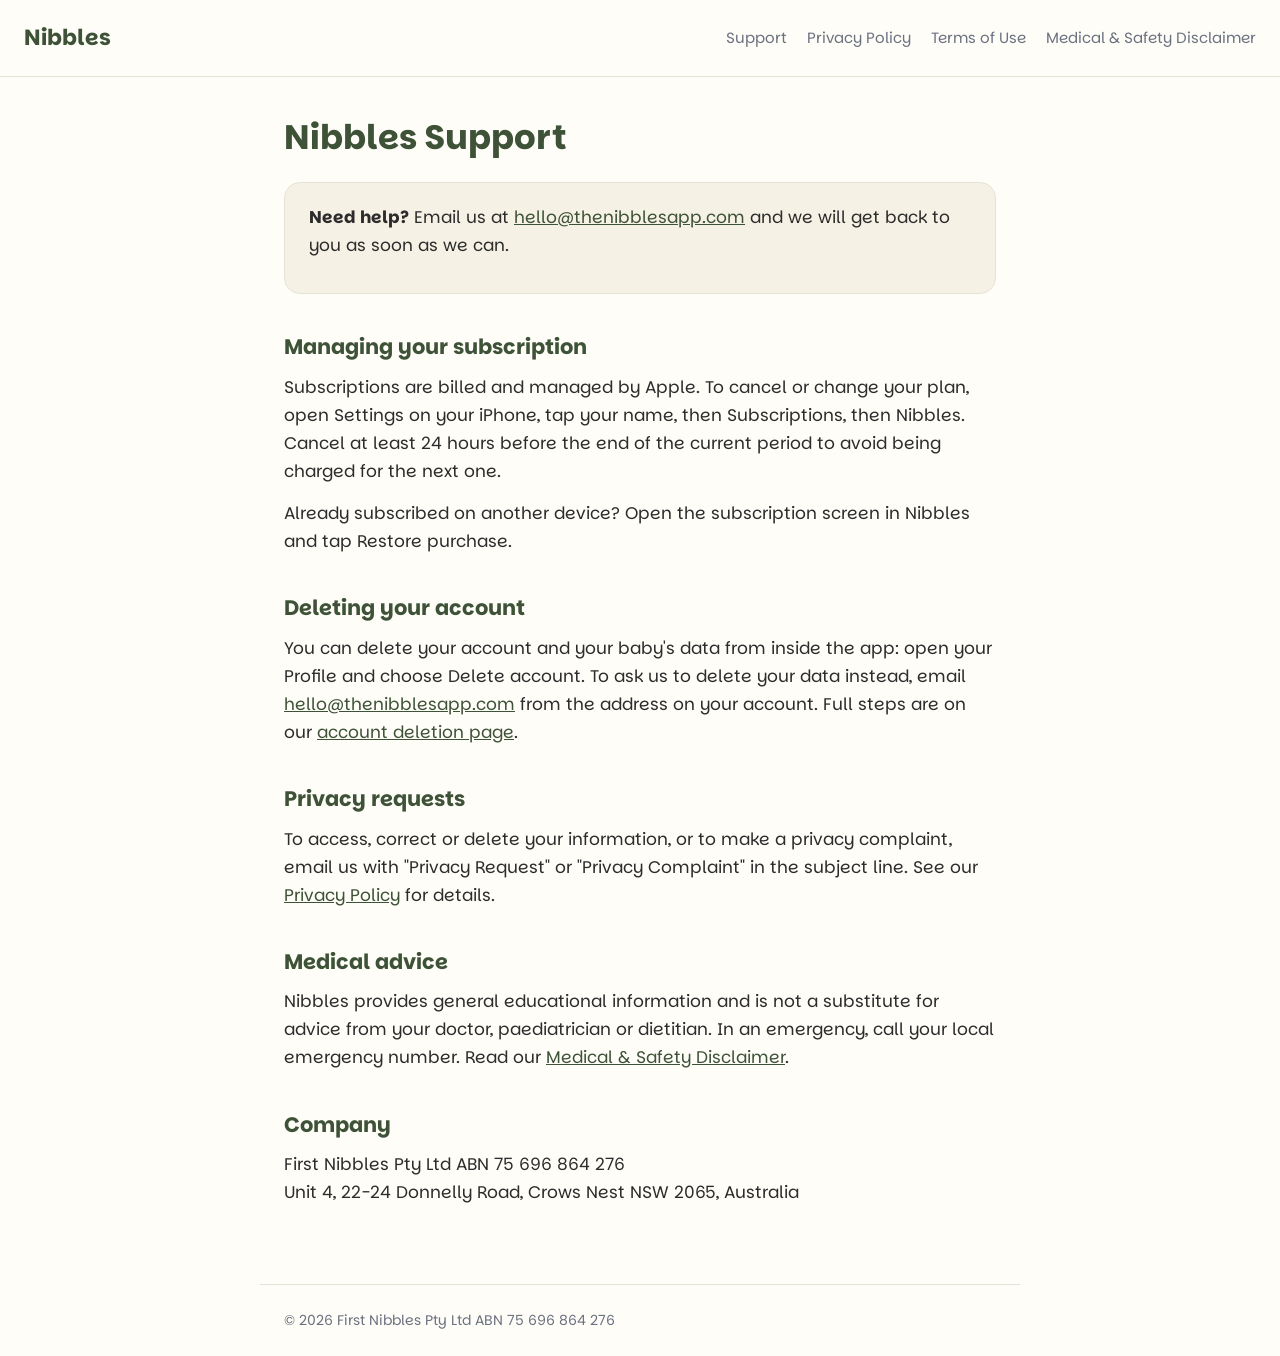
<file: index.html>
<!doctype html>
<html lang="en">
<head>
<meta charset="utf-8">
<meta name="viewport" content="width=device-width, initial-scale=1">
<title>Support | Nibbles</title>
<link rel="preconnect" href="https://fonts.googleapis.com">
<link rel="preconnect" href="https://fonts.gstatic.com" crossorigin>
<link href="https://fonts.googleapis.com/css2?family=Parkinsans:wght@400;600;700&display=swap" rel="stylesheet">
<link rel="stylesheet" href="/style.css">
</head>
<body>
<header><a class="brand" href="https://www.thenibblesapp.com/">Nibbles</a>
<nav>
  <a href="/">Support</a>
  <a href="/privacy/">Privacy Policy</a>
  <a href="/terms/">Terms of Use</a>
  <a href="/disclaimer/">Medical &amp; Safety Disclaimer</a>
</nav></header>
<main>
<h1>Nibbles Support</h1>
<div class="card">
  <p><strong>Need help?</strong> Email us at <a href="mailto:hello@thenibblesapp.com">hello@thenibblesapp.com</a> and we will get back to you as soon as we can.</p>
</div>

<h2>Managing your subscription</h2>
<p>Subscriptions are billed and managed by Apple. To cancel or change your plan, open Settings on your iPhone, tap your name, then Subscriptions, then Nibbles. Cancel at least 24 hours before the end of the current period to avoid being charged for the next one.</p>
<p>Already subscribed on another device? Open the subscription screen in Nibbles and tap Restore purchase.</p>

<h2>Deleting your account</h2>
<p>You can delete your account and your baby's data from inside the app: open your Profile and choose Delete account. To ask us to delete your data instead, email <a href="mailto:hello@thenibblesapp.com">hello@thenibblesapp.com</a> from the address on your account. Full steps are on our <a href="/delete-account/">account deletion page</a>.</p>

<h2>Privacy requests</h2>
<p>To access, correct or delete your information, or to make a privacy complaint, email us with "Privacy Request" or "Privacy Complaint" in the subject line. See our <a href="/privacy/">Privacy Policy</a> for details.</p>

<h2>Medical advice</h2>
<p>Nibbles provides general educational information and is not a substitute for advice from your doctor, paediatrician or dietitian. In an emergency, call your local emergency number. Read our <a href="/disclaimer/">Medical &amp; Safety Disclaimer</a>.</p>

<h2>Company</h2>
<p>First Nibbles Pty Ltd ABN 75 696 864 276<br>Unit 4, 22-24 Donnelly Road, Crows Nest NSW 2065, Australia</p>
</main>
<footer>&copy; 2026 First Nibbles Pty Ltd ABN 75 696 864 276</footer>
</body>
</html>
</file>
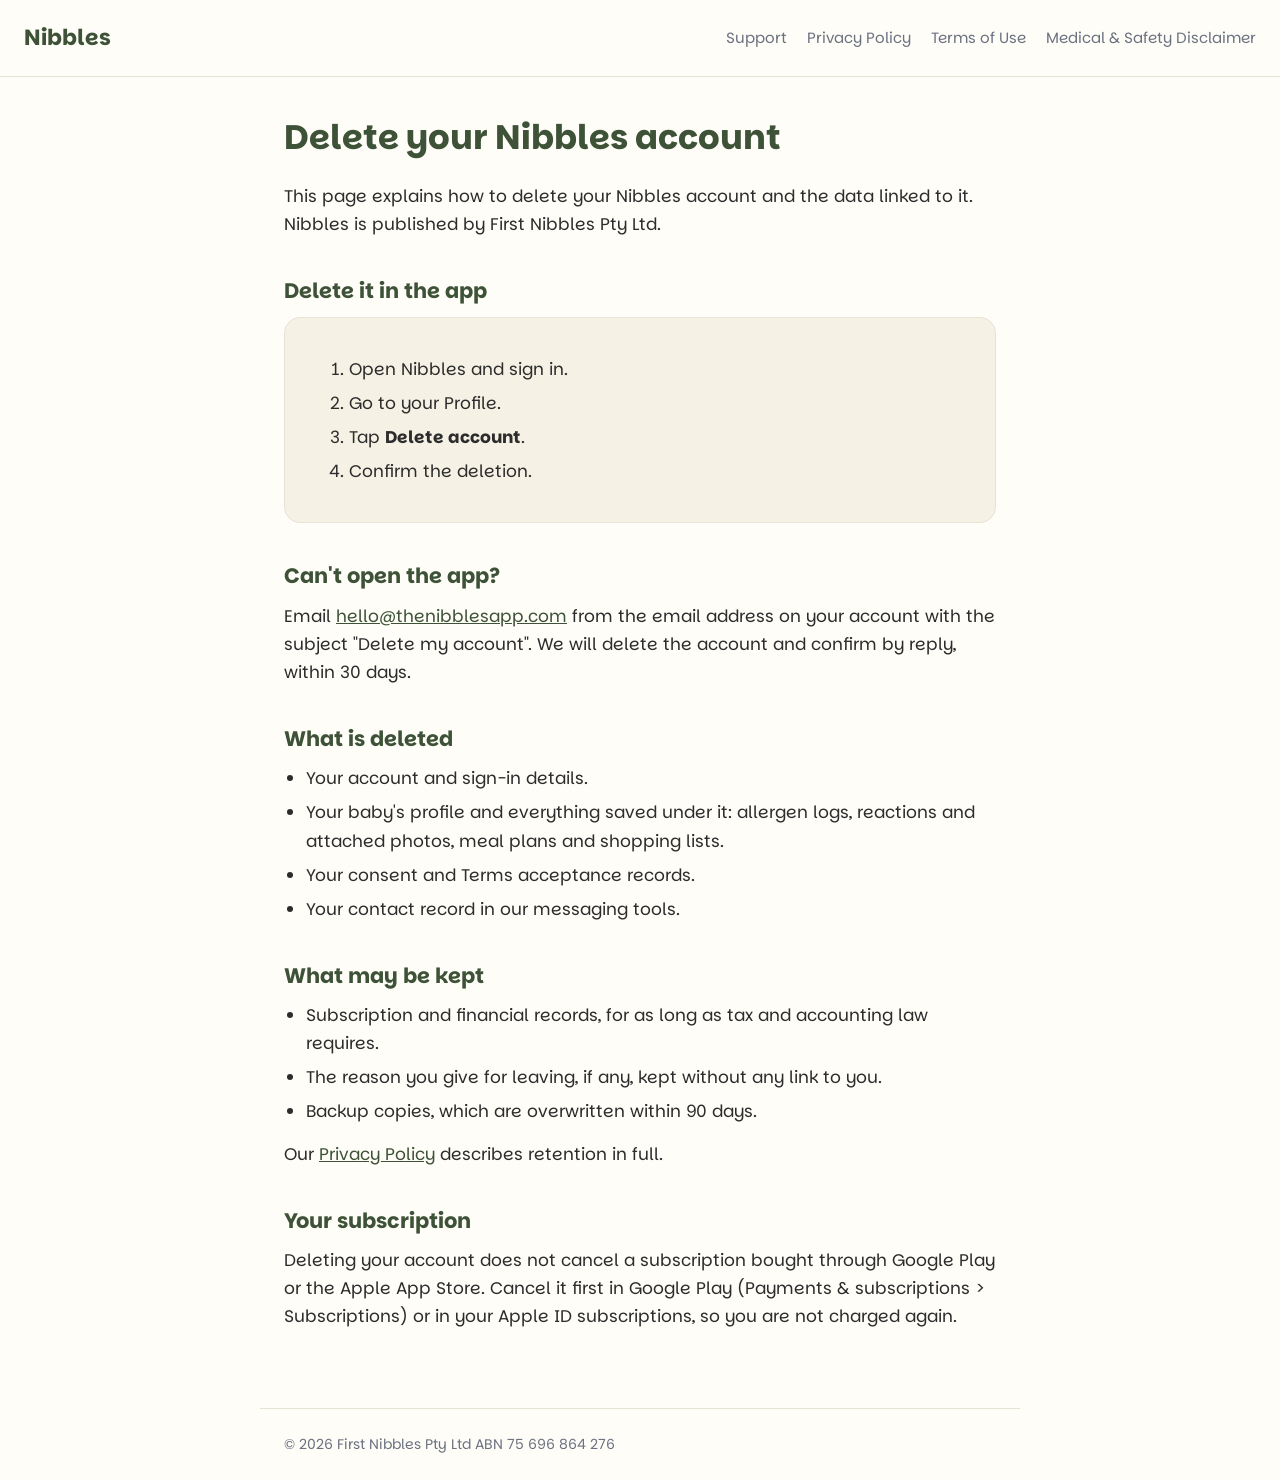
<file: delete-account/index.html>
<!doctype html>
<html lang="en">
<head>
<meta charset="utf-8">
<meta name="viewport" content="width=device-width, initial-scale=1">
<title>Delete your account | Nibbles</title>
<link rel="preconnect" href="https://fonts.googleapis.com">
<link rel="preconnect" href="https://fonts.gstatic.com" crossorigin>
<link href="https://fonts.googleapis.com/css2?family=Parkinsans:wght@400;600;700&display=swap" rel="stylesheet">
<link rel="stylesheet" href="/style.css">
</head>
<body>
<header><a class="brand" href="https://www.thenibblesapp.com/">Nibbles</a>
<nav>
  <a href="/">Support</a>
  <a href="/privacy/">Privacy Policy</a>
  <a href="/terms/">Terms of Use</a>
  <a href="/disclaimer/">Medical &amp; Safety Disclaimer</a>
</nav></header>
<main>
<h1>Delete your Nibbles account</h1>
<p>This page explains how to delete your Nibbles account and the data linked to it. Nibbles is published by First Nibbles Pty Ltd.</p>

<h2>Delete it in the app</h2>
<div class="card">
  <ol>
    <li>Open Nibbles and sign in.</li>
    <li>Go to your Profile.</li>
    <li>Tap <strong>Delete account</strong>.</li>
    <li>Confirm the deletion.</li>
  </ol>
</div>

<h2>Can't open the app?</h2>
<p>Email <a href="mailto:hello@thenibblesapp.com?subject=Delete%20my%20account">hello@thenibblesapp.com</a> from the email address on your account with the subject "Delete my account". We will delete the account and confirm by reply, within 30 days.</p>

<h2>What is deleted</h2>
<ul>
<li>Your account and sign-in details.</li>
<li>Your baby's profile and everything saved under it: allergen logs, reactions and attached photos, meal plans and shopping lists.</li>
<li>Your consent and Terms acceptance records.</li>
<li>Your contact record in our messaging tools.</li>
</ul>

<h2>What may be kept</h2>
<ul>
<li>Subscription and financial records, for as long as tax and accounting law requires.</li>
<li>The reason you give for leaving, if any, kept without any link to you.</li>
<li>Backup copies, which are overwritten within 90 days.</li>
</ul>
<p>Our <a href="/privacy/">Privacy Policy</a> describes retention in full.</p>

<h2>Your subscription</h2>
<p>Deleting your account does not cancel a subscription bought through Google Play or the Apple App Store. Cancel it first in Google Play (Payments &amp; subscriptions &gt; Subscriptions) or in your Apple ID subscriptions, so you are not charged again.</p>
</main>
<footer>&copy; 2026 First Nibbles Pty Ltd ABN 75 696 864 276</footer>
</body>
</html>
</file>
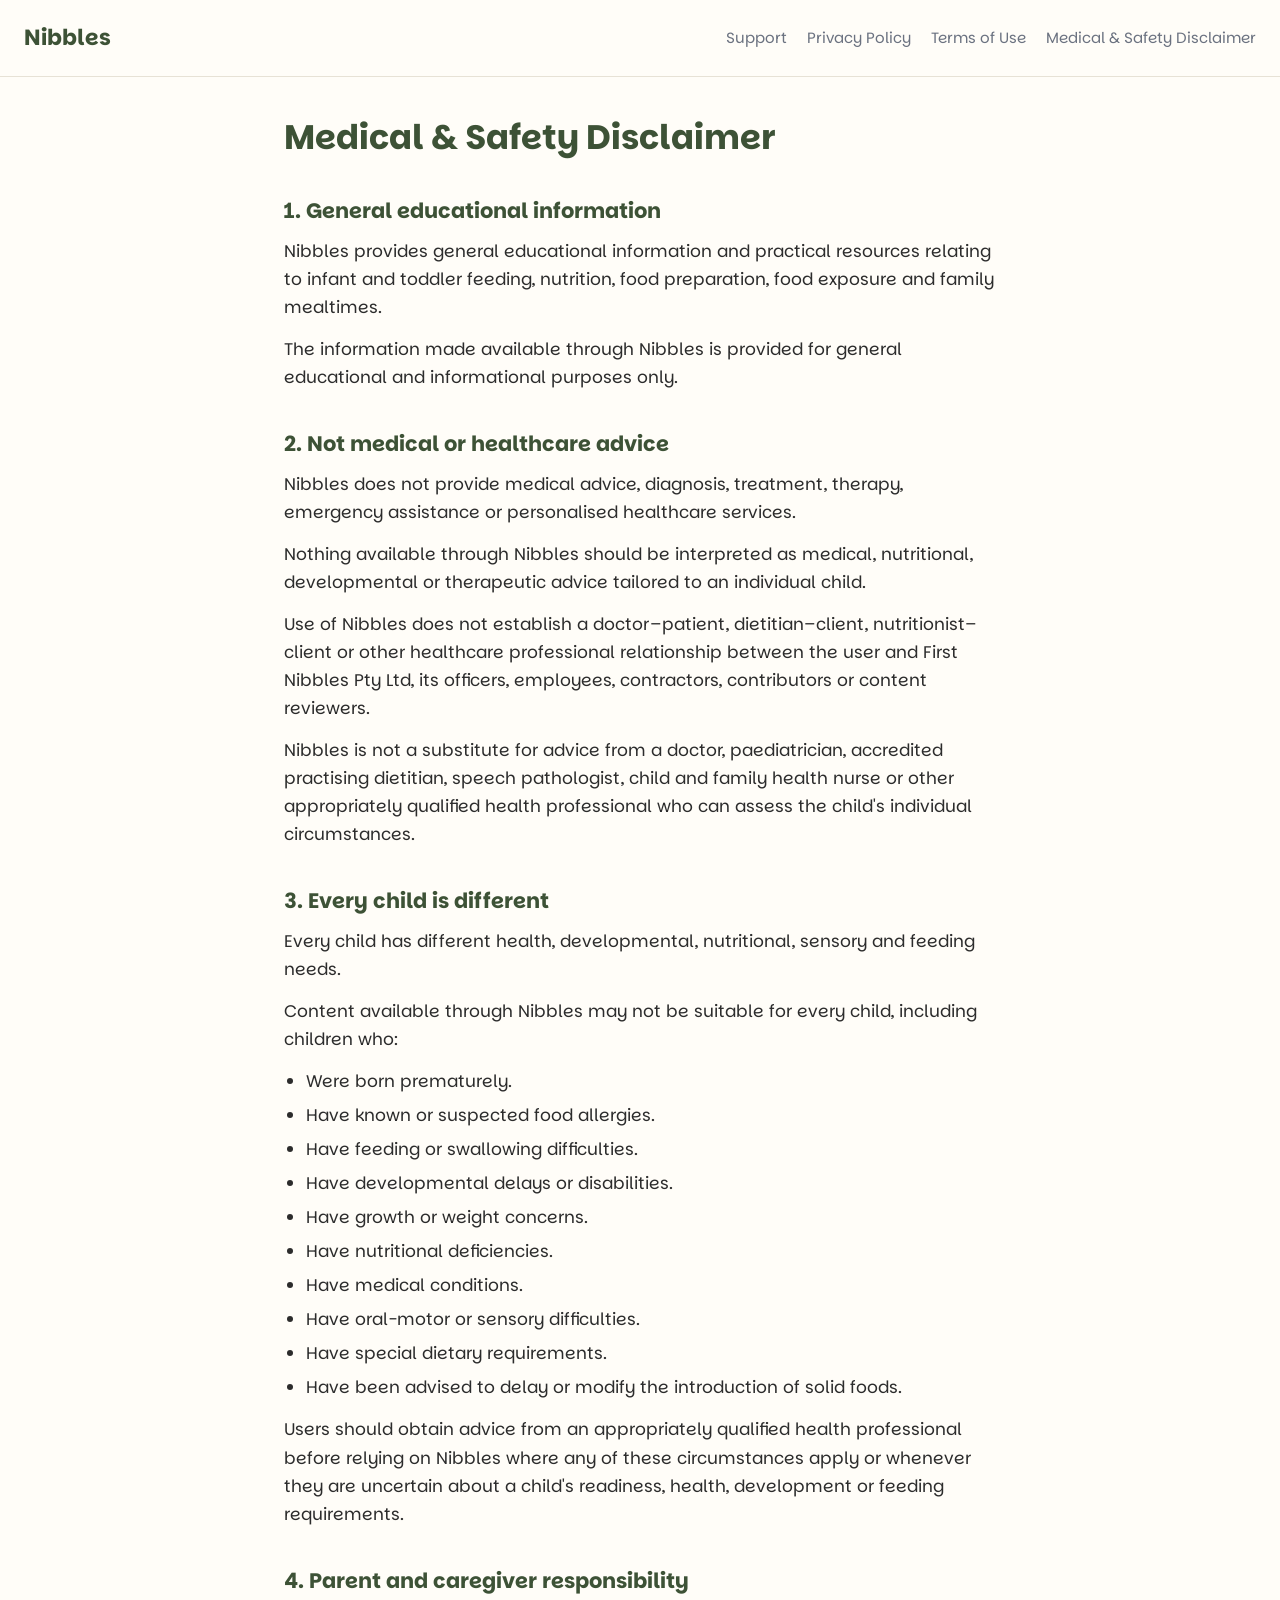
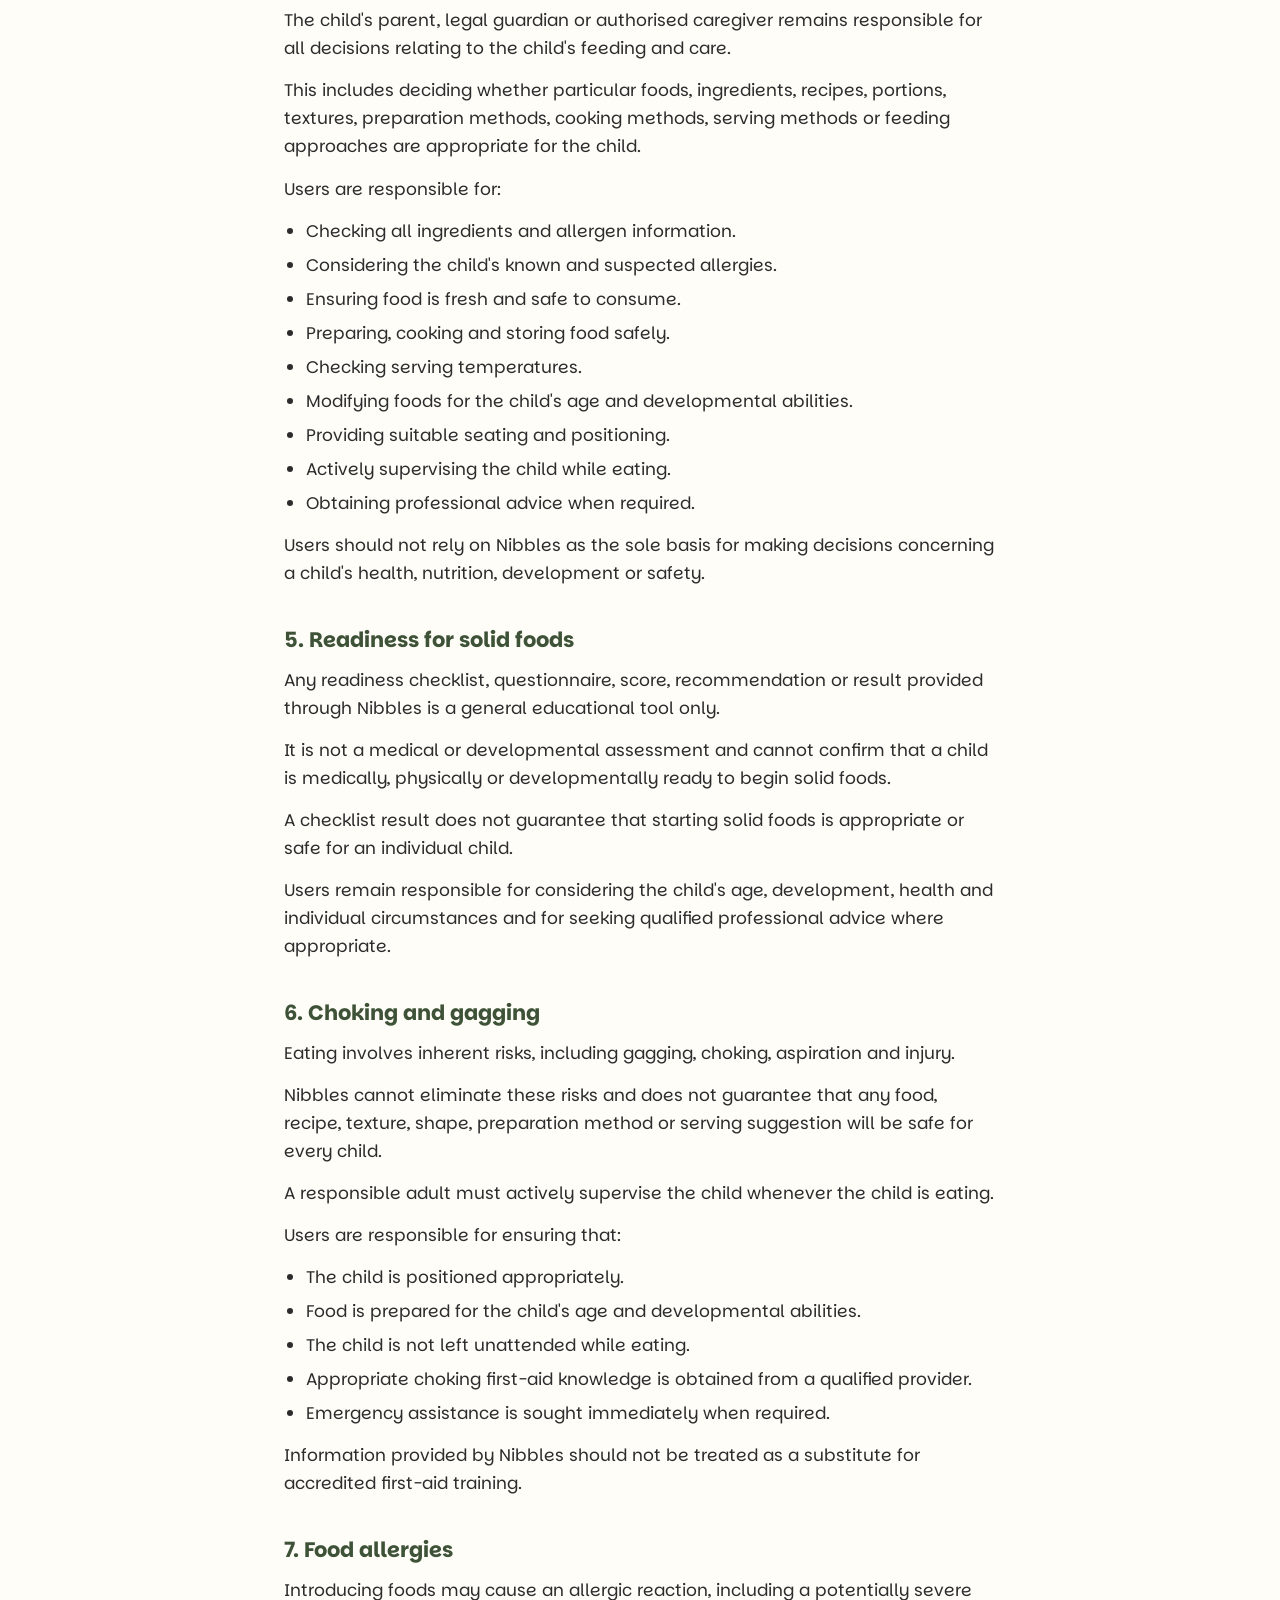
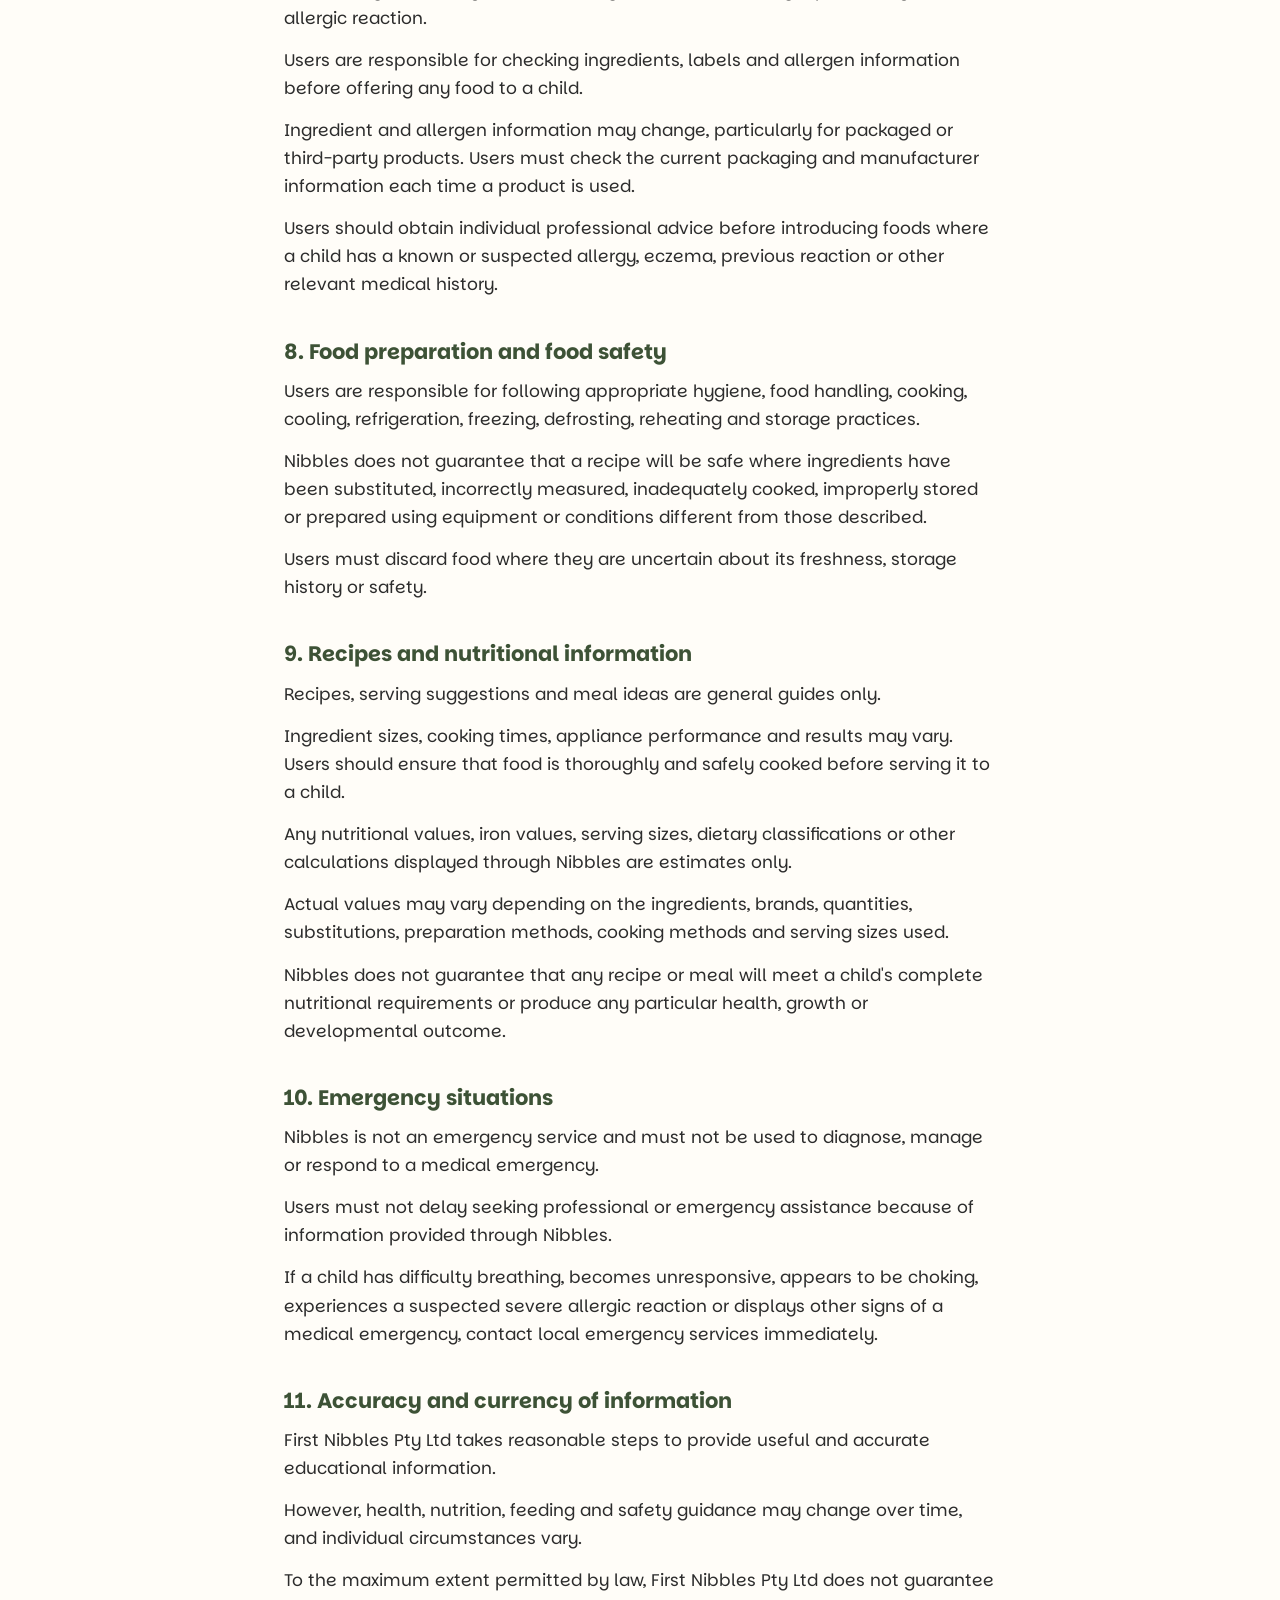
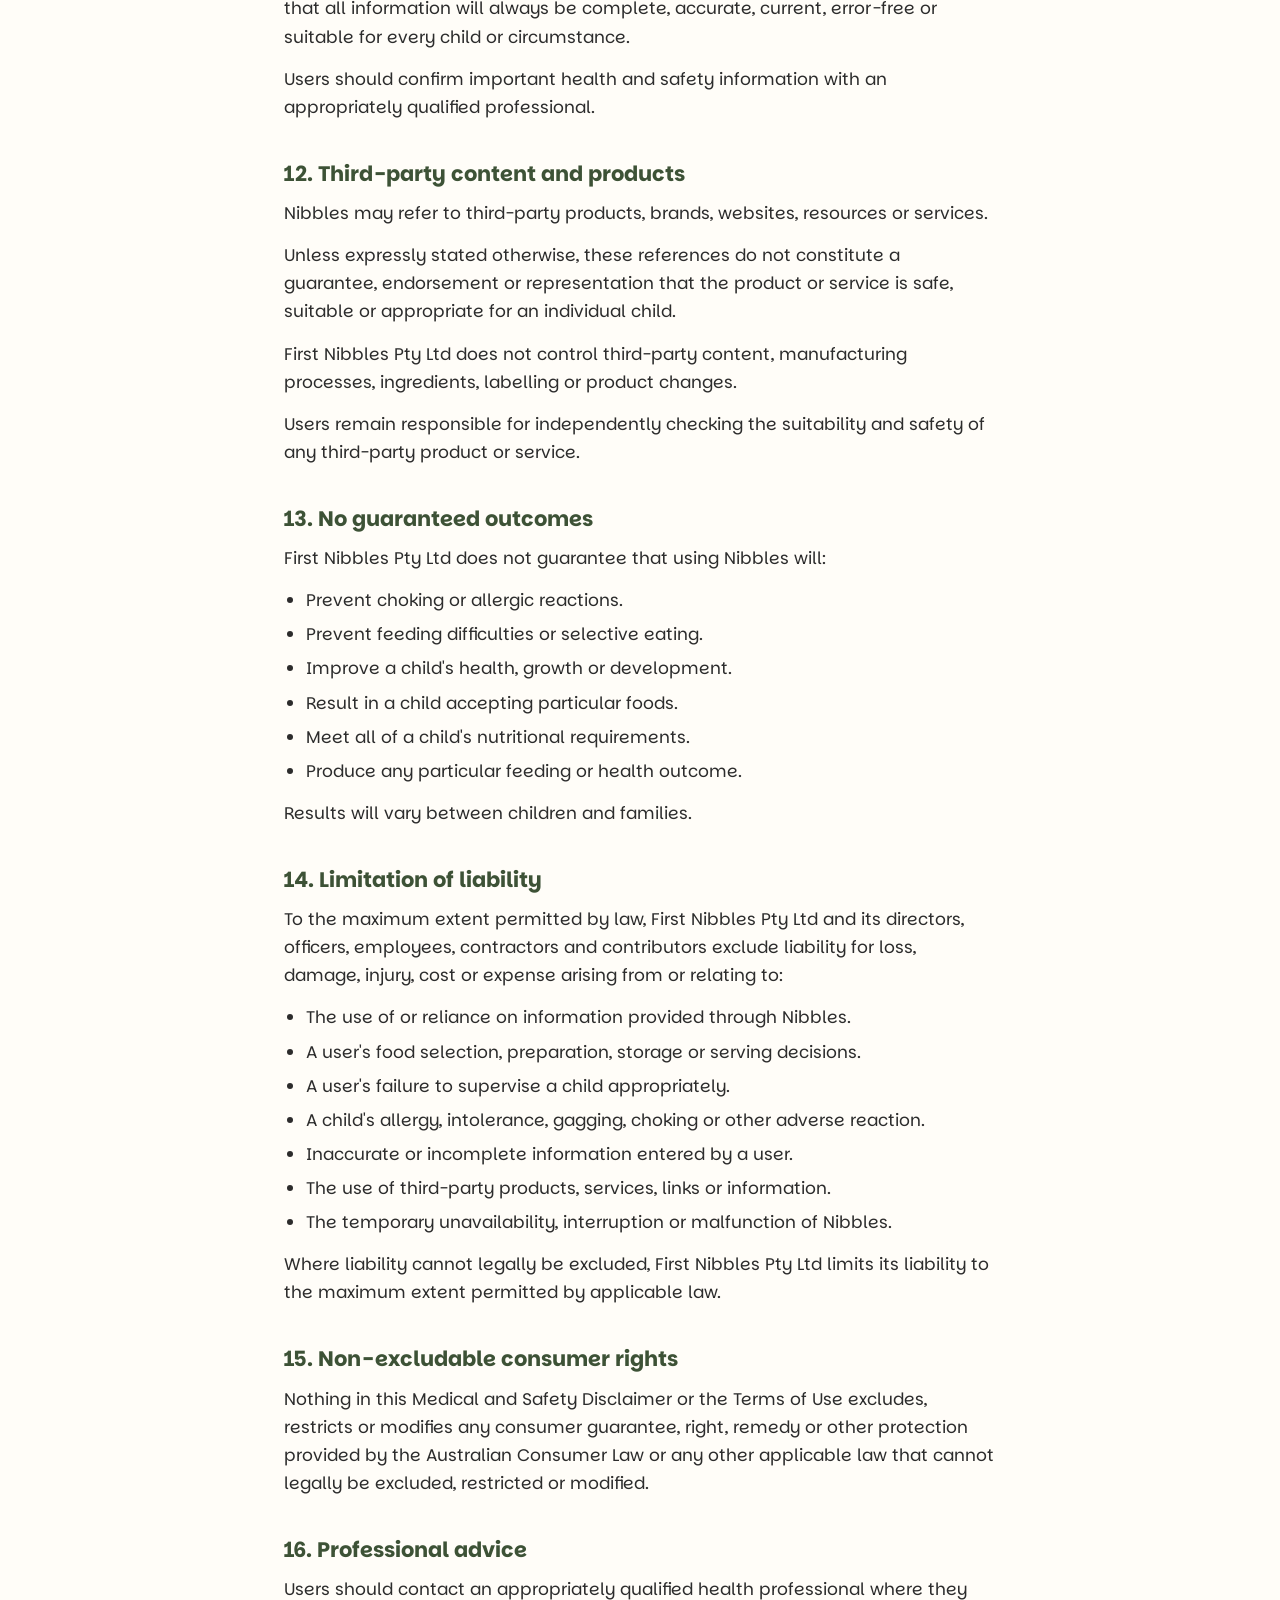
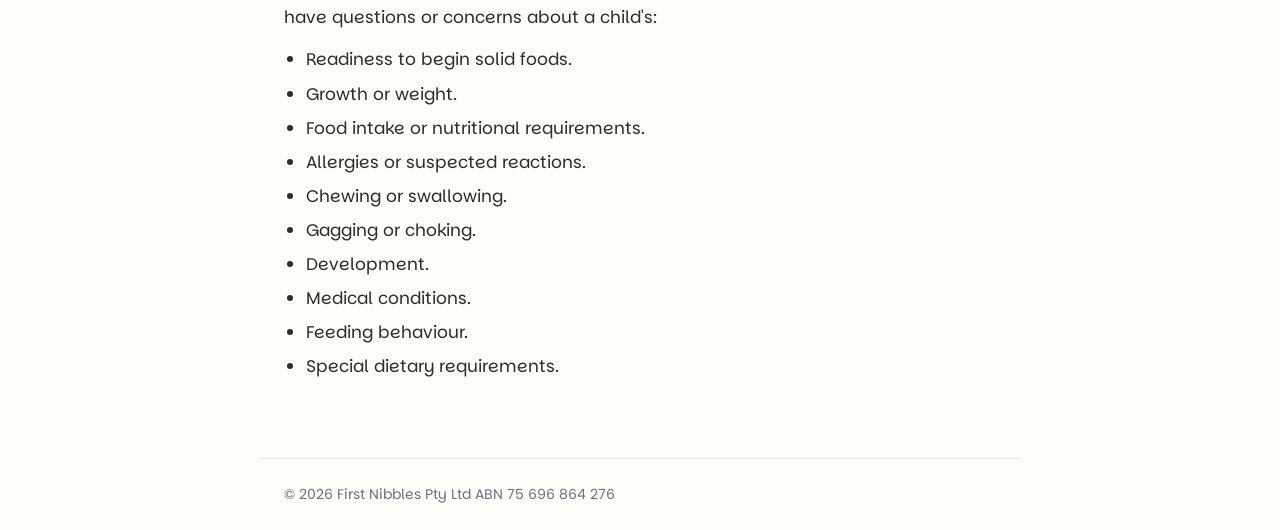
<file: disclaimer/index.html>
<!doctype html>
<html lang="en">
<head>
<meta charset="utf-8">
<meta name="viewport" content="width=device-width, initial-scale=1">
<title>Medical & Safety Disclaimer | Nibbles</title>
<link rel="preconnect" href="https://fonts.googleapis.com">
<link rel="preconnect" href="https://fonts.gstatic.com" crossorigin>
<link href="https://fonts.googleapis.com/css2?family=Parkinsans:wght@400;600;700&display=swap" rel="stylesheet">
<link rel="stylesheet" href="/style.css">
</head>
<body>
<header><a class="brand" href="https://www.thenibblesapp.com/">Nibbles</a><nav>
  <a href="/">Support</a>
  <a href="/privacy/">Privacy Policy</a>
  <a href="/terms/">Terms of Use</a>
  <a href="/disclaimer/">Medical &amp; Safety Disclaimer</a>
</nav></header>
<main>
<h1>Medical &amp; Safety Disclaimer</h1>
<h2>1. General educational information</h2>
<p>Nibbles provides general educational information and practical resources relating to infant and toddler feeding, nutrition, food preparation, food exposure and family mealtimes.</p>
<p>The information made available through Nibbles is provided for general educational and informational purposes only.</p>
<h2>2. Not medical or healthcare advice</h2>
<p>Nibbles does not provide medical advice, diagnosis, treatment, therapy, emergency assistance or personalised healthcare services.</p>
<p>Nothing available through Nibbles should be interpreted as medical, nutritional, developmental or therapeutic advice tailored to an individual child.</p>
<p>Use of Nibbles does not establish a doctor–patient, dietitian–client, nutritionist–client or other healthcare professional relationship between the user and First Nibbles Pty Ltd, its officers, employees, contractors, contributors or content reviewers.</p>
<p>Nibbles is not a substitute for advice from a doctor, paediatrician, accredited practising dietitian, speech pathologist, child and family health nurse or other appropriately qualified health professional who can assess the child's individual circumstances.</p>
<h2>3. Every child is different</h2>
<p>Every child has different health, developmental, nutritional, sensory and feeding needs.</p>
<p>Content available through Nibbles may not be suitable for every child, including children who:</p>
<ul>
<li>Were born prematurely.</li>
<li>Have known or suspected food allergies.</li>
<li>Have feeding or swallowing difficulties.</li>
<li>Have developmental delays or disabilities.</li>
<li>Have growth or weight concerns.</li>
<li>Have nutritional deficiencies.</li>
<li>Have medical conditions.</li>
<li>Have oral-motor or sensory difficulties.</li>
<li>Have special dietary requirements.</li>
<li>Have been advised to delay or modify the introduction of solid foods.</li>
</ul>
<p>Users should obtain advice from an appropriately qualified health professional before relying on Nibbles where any of these circumstances apply or whenever they are uncertain about a child's readiness, health, development or feeding requirements.</p>
<h2>4. Parent and caregiver responsibility</h2>
<p>The child's parent, legal guardian or authorised caregiver remains responsible for all decisions relating to the child's feeding and care.</p>
<p>This includes deciding whether particular foods, ingredients, recipes, portions, textures, preparation methods, cooking methods, serving methods or feeding approaches are appropriate for the child.</p>
<p>Users are responsible for:</p>
<ul>
<li>Checking all ingredients and allergen information.</li>
<li>Considering the child's known and suspected allergies.</li>
<li>Ensuring food is fresh and safe to consume.</li>
<li>Preparing, cooking and storing food safely.</li>
<li>Checking serving temperatures.</li>
<li>Modifying foods for the child's age and developmental abilities.</li>
<li>Providing suitable seating and positioning.</li>
<li>Actively supervising the child while eating.</li>
<li>Obtaining professional advice when required.</li>
</ul>
<p>Users should not rely on Nibbles as the sole basis for making decisions concerning a child's health, nutrition, development or safety.</p>
<h2>5. Readiness for solid foods</h2>
<p>Any readiness checklist, questionnaire, score, recommendation or result provided through Nibbles is a general educational tool only.</p>
<p>It is not a medical or developmental assessment and cannot confirm that a child is medically, physically or developmentally ready to begin solid foods.</p>
<p>A checklist result does not guarantee that starting solid foods is appropriate or safe for an individual child.</p>
<p>Users remain responsible for considering the child's age, development, health and individual circumstances and for seeking qualified professional advice where appropriate.</p>
<h2>6. Choking and gagging</h2>
<p>Eating involves inherent risks, including gagging, choking, aspiration and injury.</p>
<p>Nibbles cannot eliminate these risks and does not guarantee that any food, recipe, texture, shape, preparation method or serving suggestion will be safe for every child.</p>
<p>A responsible adult must actively supervise the child whenever the child is eating.</p>
<p>Users are responsible for ensuring that:</p>
<ul>
<li>The child is positioned appropriately.</li>
<li>Food is prepared for the child's age and developmental abilities.</li>
<li>The child is not left unattended while eating.</li>
<li>Appropriate choking first-aid knowledge is obtained from a qualified provider.</li>
<li>Emergency assistance is sought immediately when required.</li>
</ul>
<p>Information provided by Nibbles should not be treated as a substitute for accredited first-aid training.</p>
<h2>7. Food allergies</h2>
<p>Introducing foods may cause an allergic reaction, including a potentially severe allergic reaction.</p>
<p>Users are responsible for checking ingredients, labels and allergen information before offering any food to a child.</p>
<p>Ingredient and allergen information may change, particularly for packaged or third-party products. Users must check the current packaging and manufacturer information each time a product is used.</p>
<p>Users should obtain individual professional advice before introducing foods where a child has a known or suspected allergy, eczema, previous reaction or other relevant medical history.</p>
<h2>8. Food preparation and food safety</h2>
<p>Users are responsible for following appropriate hygiene, food handling, cooking, cooling, refrigeration, freezing, defrosting, reheating and storage practices.</p>
<p>Nibbles does not guarantee that a recipe will be safe where ingredients have been substituted, incorrectly measured, inadequately cooked, improperly stored or prepared using equipment or conditions different from those described.</p>
<p>Users must discard food where they are uncertain about its freshness, storage history or safety.</p>
<h2>9. Recipes and nutritional information</h2>
<p>Recipes, serving suggestions and meal ideas are general guides only.</p>
<p>Ingredient sizes, cooking times, appliance performance and results may vary. Users should ensure that food is thoroughly and safely cooked before serving it to a child.</p>
<p>Any nutritional values, iron values, serving sizes, dietary classifications or other calculations displayed through Nibbles are estimates only.</p>
<p>Actual values may vary depending on the ingredients, brands, quantities, substitutions, preparation methods, cooking methods and serving sizes used.</p>
<p>Nibbles does not guarantee that any recipe or meal will meet a child's complete nutritional requirements or produce any particular health, growth or developmental outcome.</p>
<h2>10. Emergency situations</h2>
<p>Nibbles is not an emergency service and must not be used to diagnose, manage or respond to a medical emergency.</p>
<p>Users must not delay seeking professional or emergency assistance because of information provided through Nibbles.</p>
<p>If a child has difficulty breathing, becomes unresponsive, appears to be choking, experiences a suspected severe allergic reaction or displays other signs of a medical emergency, contact local emergency services immediately.</p>
<h2>11. Accuracy and currency of information</h2>
<p>First Nibbles Pty Ltd takes reasonable steps to provide useful and accurate educational information.</p>
<p>However, health, nutrition, feeding and safety guidance may change over time, and individual circumstances vary.</p>
<p>To the maximum extent permitted by law, First Nibbles Pty Ltd does not guarantee that all information will always be complete, accurate, current, error-free or suitable for every child or circumstance.</p>
<p>Users should confirm important health and safety information with an appropriately qualified professional.</p>
<h2>12. Third-party content and products</h2>
<p>Nibbles may refer to third-party products, brands, websites, resources or services.</p>
<p>Unless expressly stated otherwise, these references do not constitute a guarantee, endorsement or representation that the product or service is safe, suitable or appropriate for an individual child.</p>
<p>First Nibbles Pty Ltd does not control third-party content, manufacturing processes, ingredients, labelling or product changes.</p>
<p>Users remain responsible for independently checking the suitability and safety of any third-party product or service.</p>
<h2>13. No guaranteed outcomes</h2>
<p>First Nibbles Pty Ltd does not guarantee that using Nibbles will:</p>
<ul>
<li>Prevent choking or allergic reactions.</li>
<li>Prevent feeding difficulties or selective eating.</li>
<li>Improve a child's health, growth or development.</li>
<li>Result in a child accepting particular foods.</li>
<li>Meet all of a child's nutritional requirements.</li>
<li>Produce any particular feeding or health outcome.</li>
</ul>
<p>Results will vary between children and families.</p>
<h2>14. Limitation of liability</h2>
<p>To the maximum extent permitted by law, First Nibbles Pty Ltd and its directors, officers, employees, contractors and contributors exclude liability for loss, damage, injury, cost or expense arising from or relating to:</p>
<ul>
<li>The use of or reliance on information provided through Nibbles.</li>
<li>A user's food selection, preparation, storage or serving decisions.</li>
<li>A user's failure to supervise a child appropriately.</li>
<li>A child's allergy, intolerance, gagging, choking or other adverse reaction.</li>
<li>Inaccurate or incomplete information entered by a user.</li>
<li>The use of third-party products, services, links or information.</li>
<li>The temporary unavailability, interruption or malfunction of Nibbles.</li>
</ul>
<p>Where liability cannot legally be excluded, First Nibbles Pty Ltd limits its liability to the maximum extent permitted by applicable law.</p>
<h2>15. Non-excludable consumer rights</h2>
<p>Nothing in this Medical and Safety Disclaimer or the Terms of Use excludes, restricts or modifies any consumer guarantee, right, remedy or other protection provided by the Australian Consumer Law or any other applicable law that cannot legally be excluded, restricted or modified.</p>
<h2>16. Professional advice</h2>
<p>Users should contact an appropriately qualified health professional where they have questions or concerns about a child's:</p>
<ul>
<li>Readiness to begin solid foods.</li>
<li>Growth or weight.</li>
<li>Food intake or nutritional requirements.</li>
<li>Allergies or suspected reactions.</li>
<li>Chewing or swallowing.</li>
<li>Gagging or choking.</li>
<li>Development.</li>
<li>Medical conditions.</li>
<li>Feeding behaviour.</li>
<li>Special dietary requirements.</li>
</ul>

</main>
<footer>&copy; 2026 First Nibbles Pty Ltd ABN 75 696 864 276</footer>
</body>
</html>
</file>
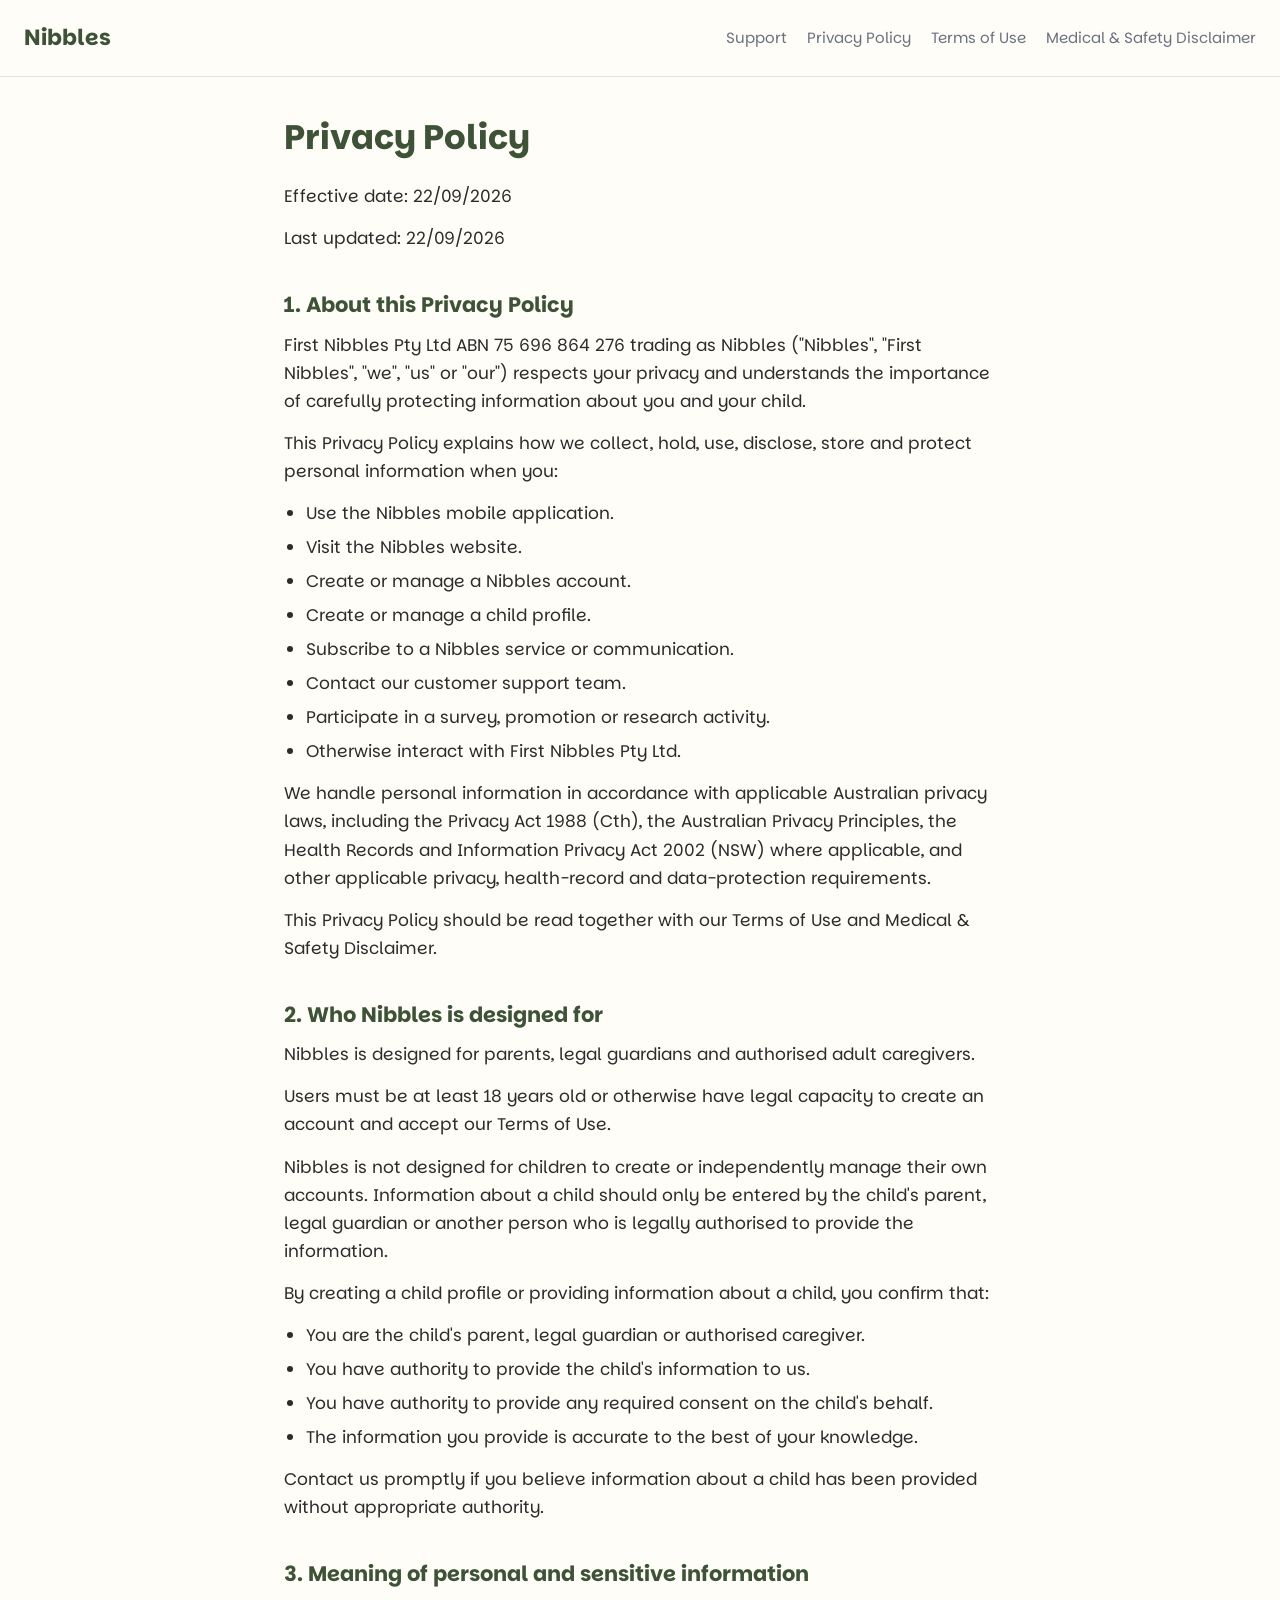
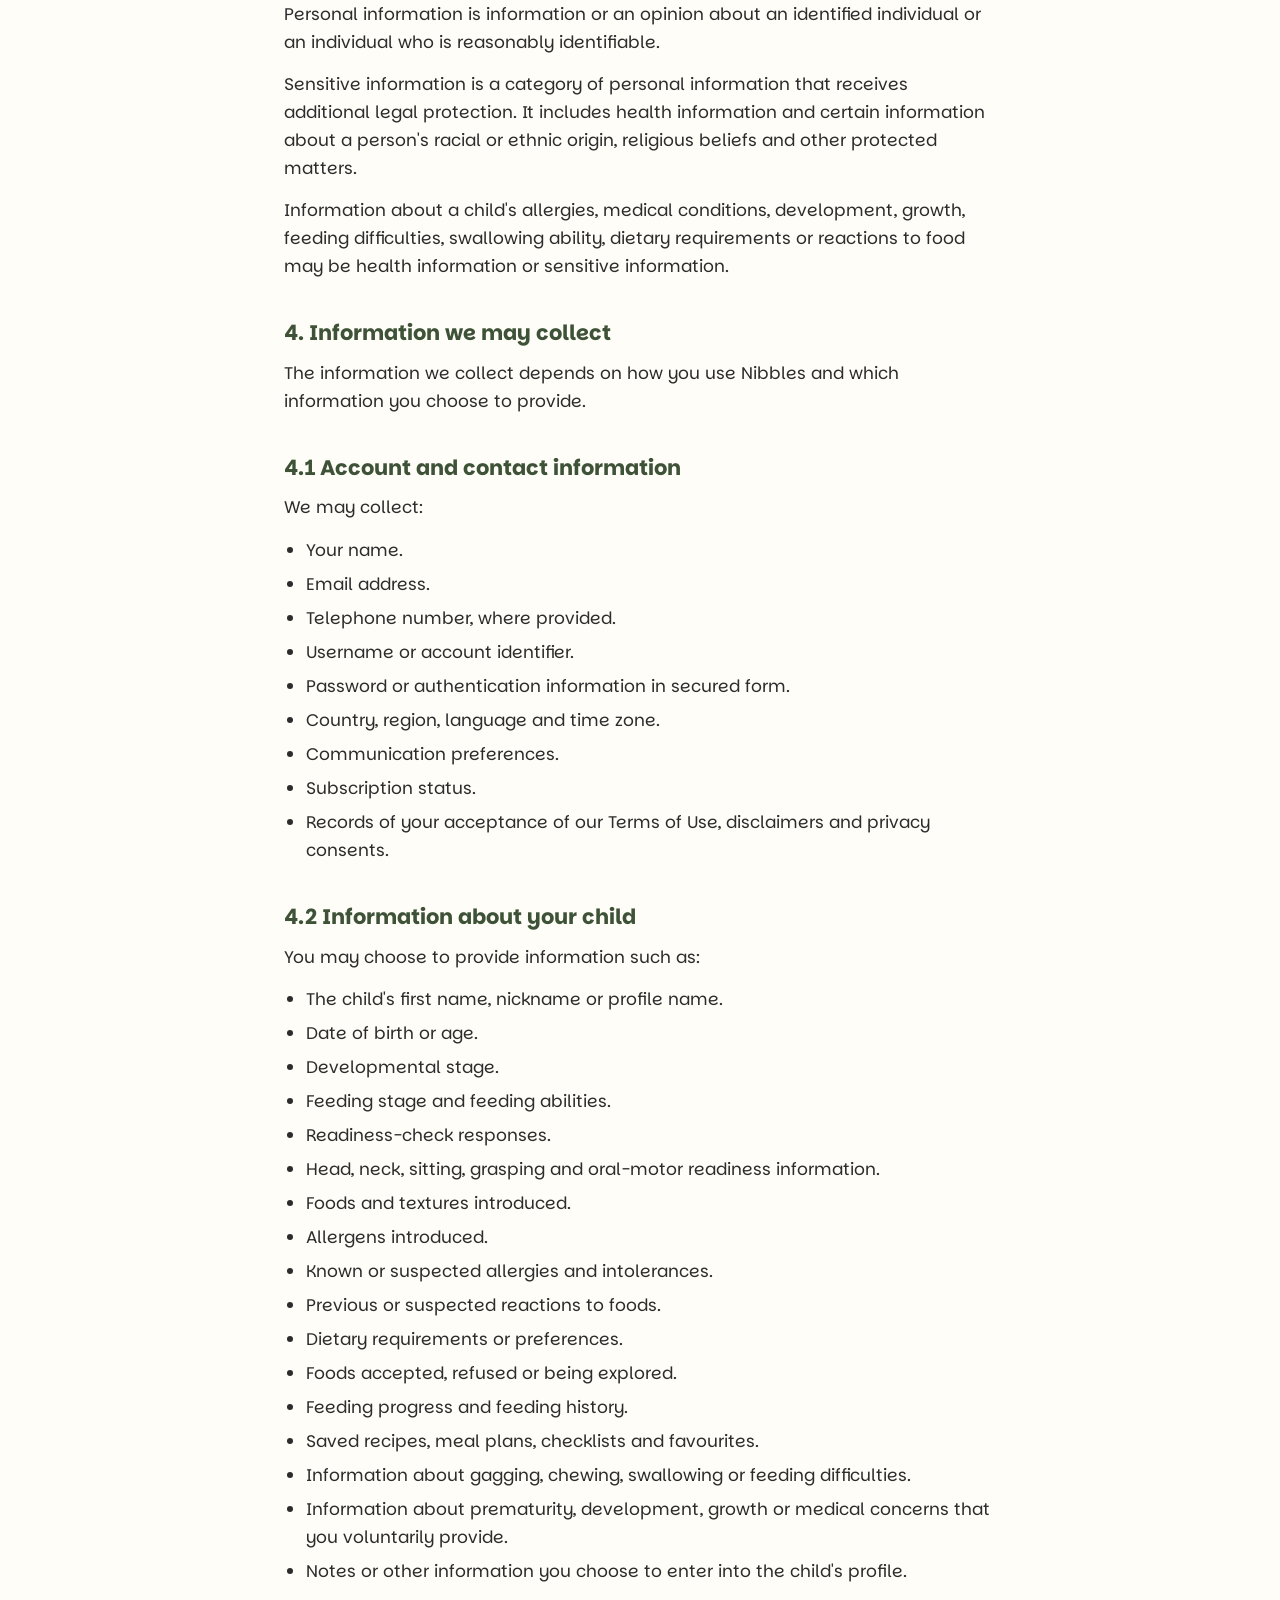
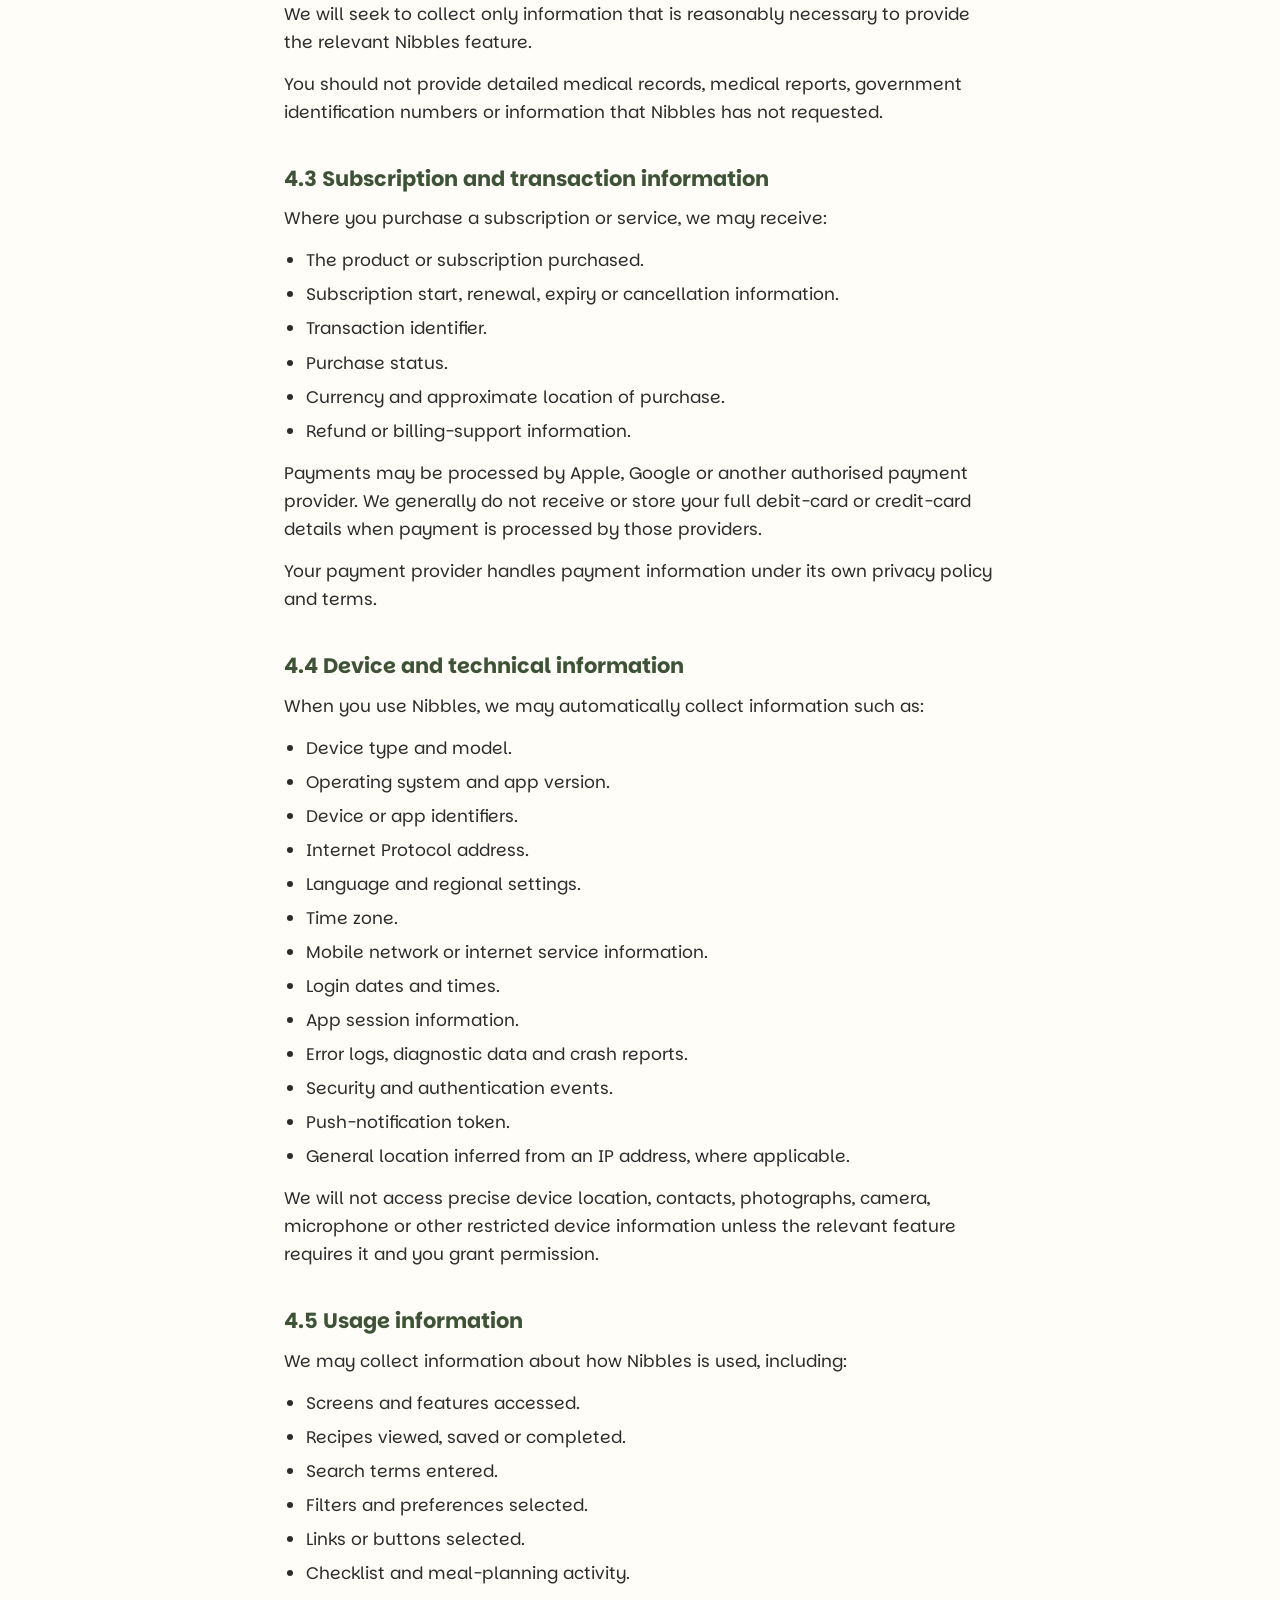
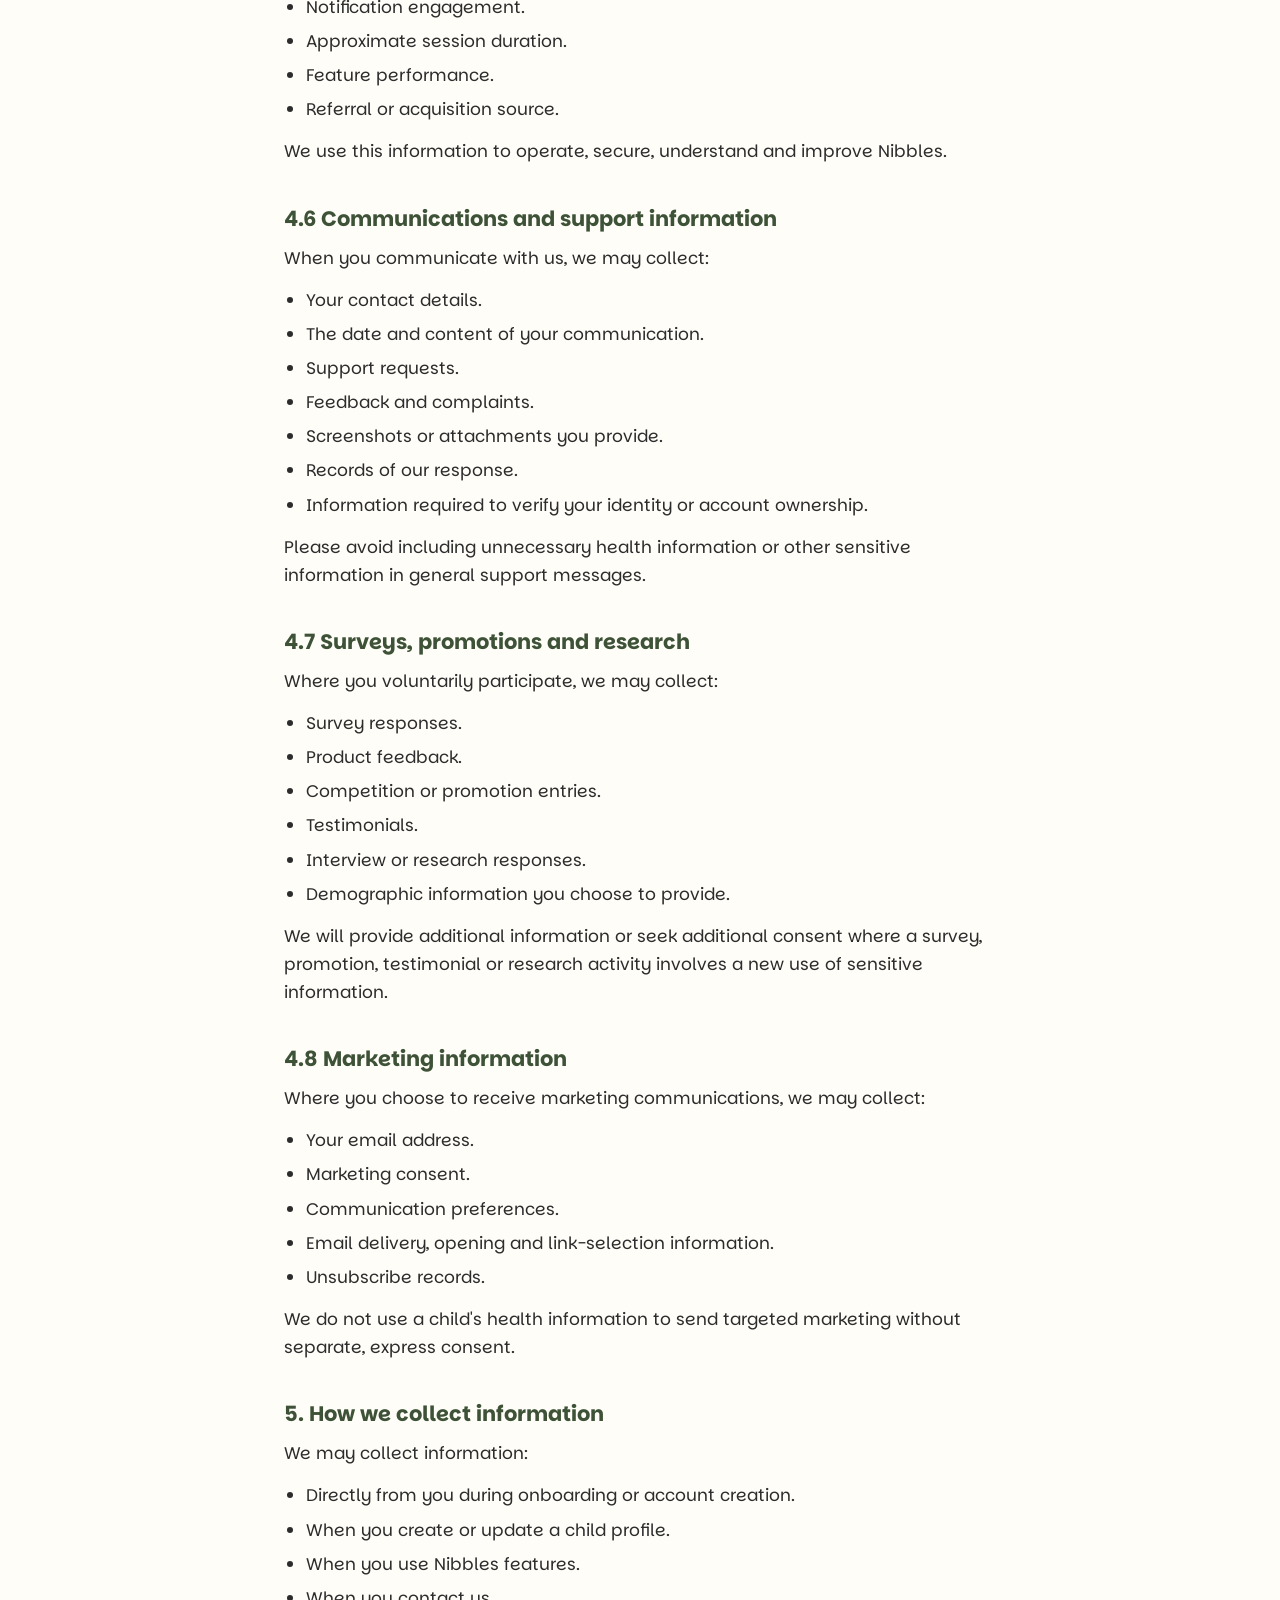
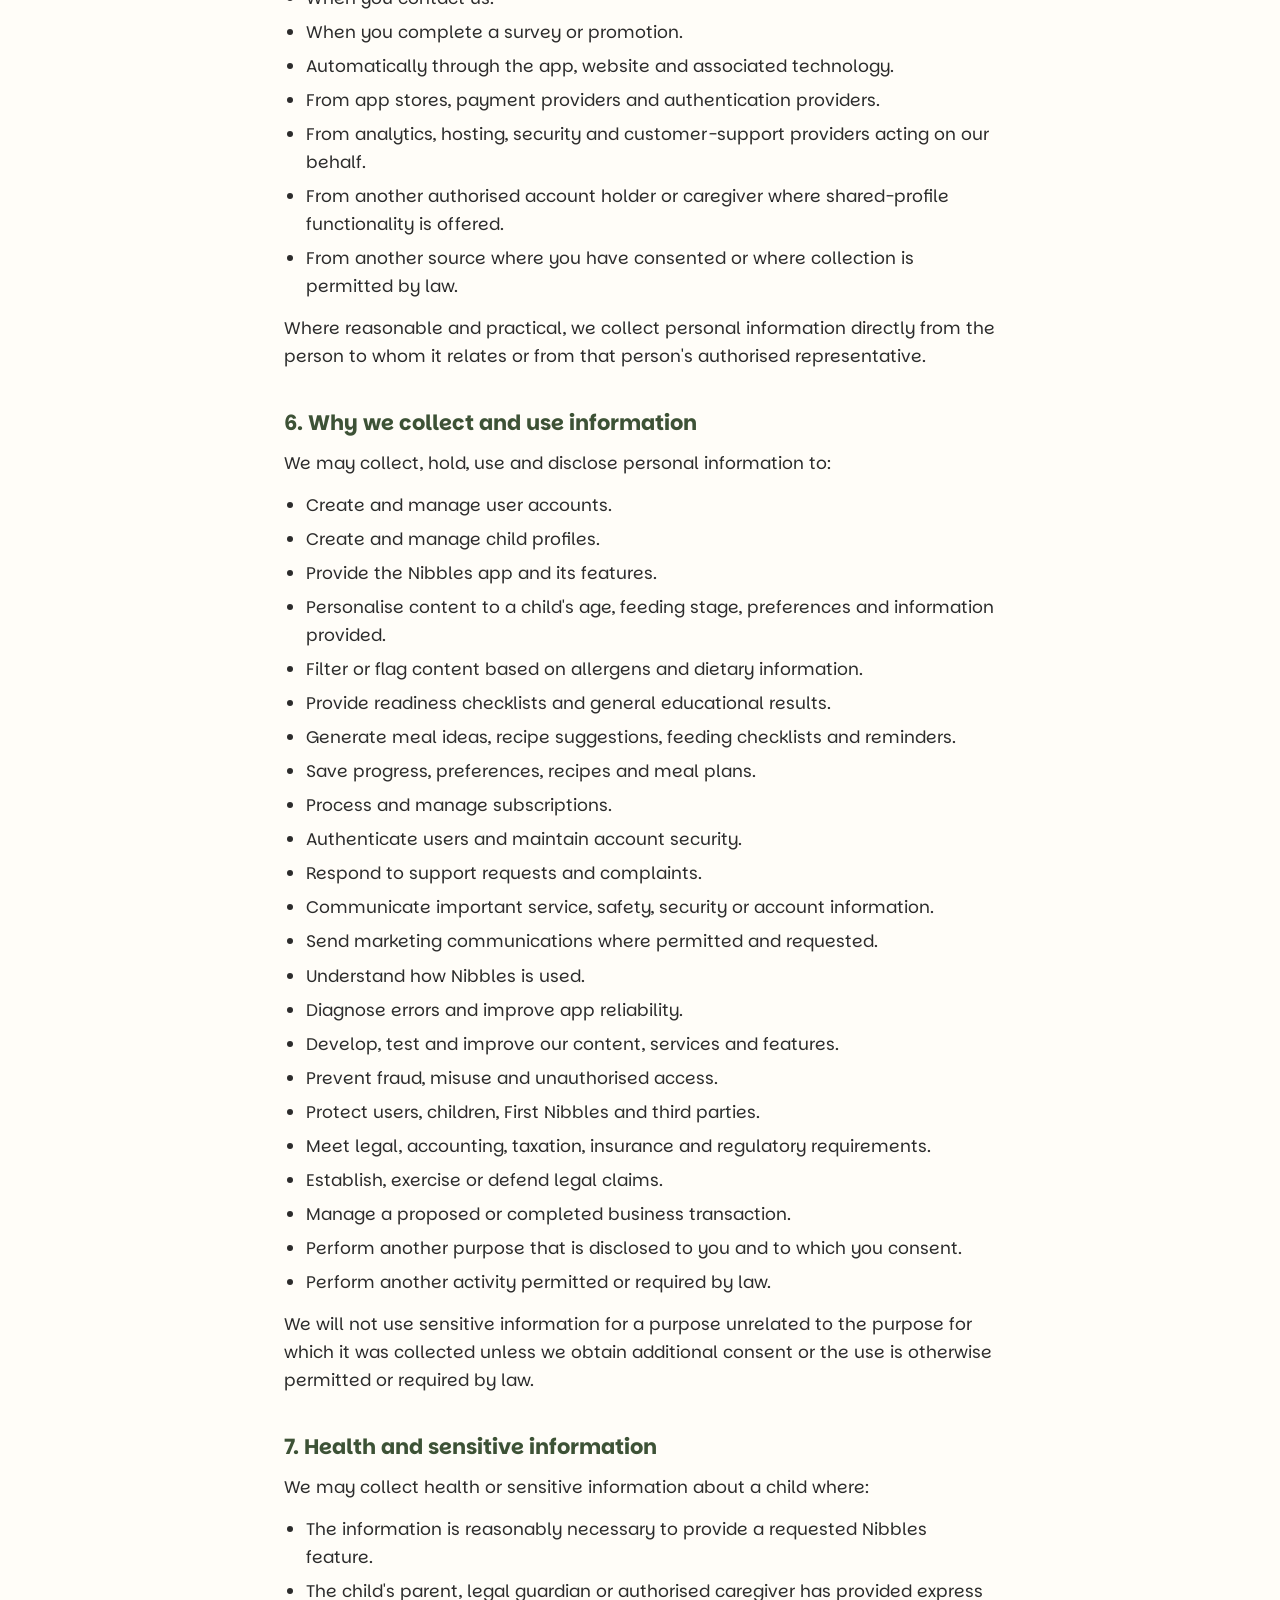
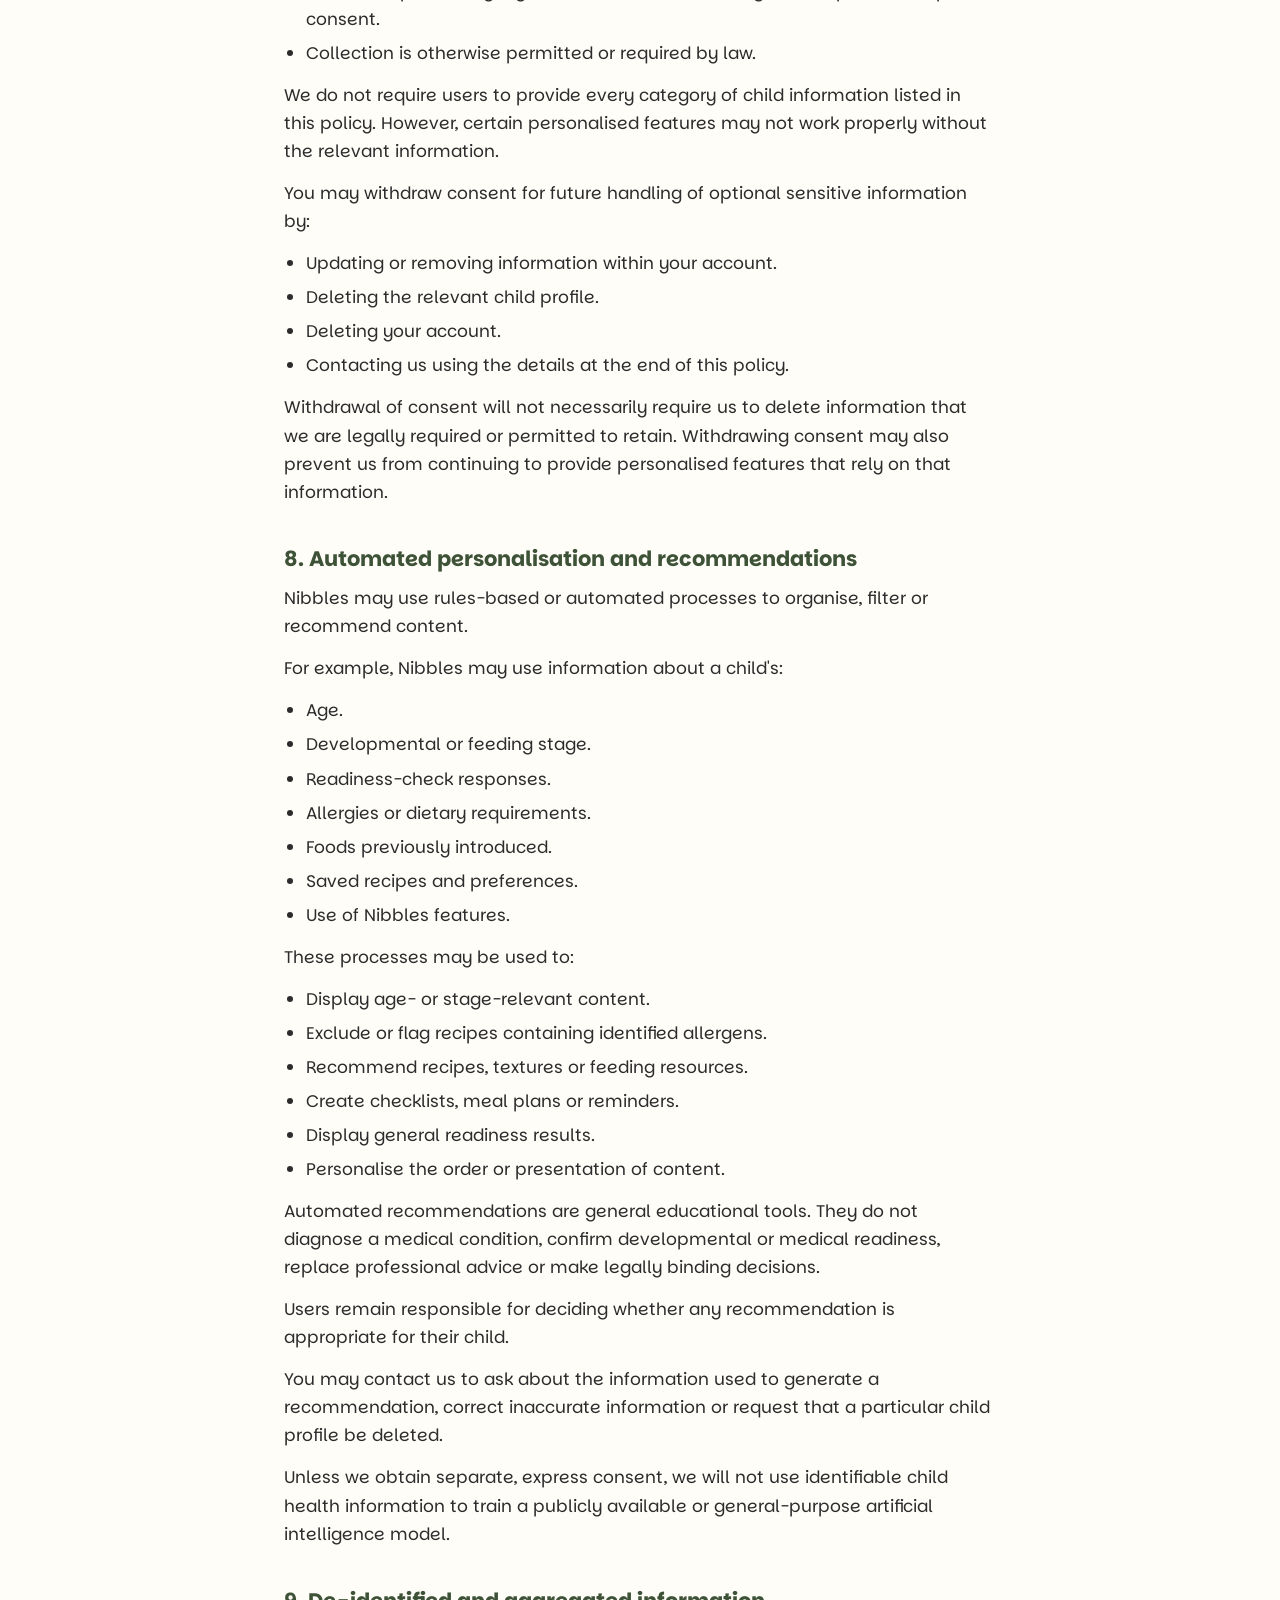
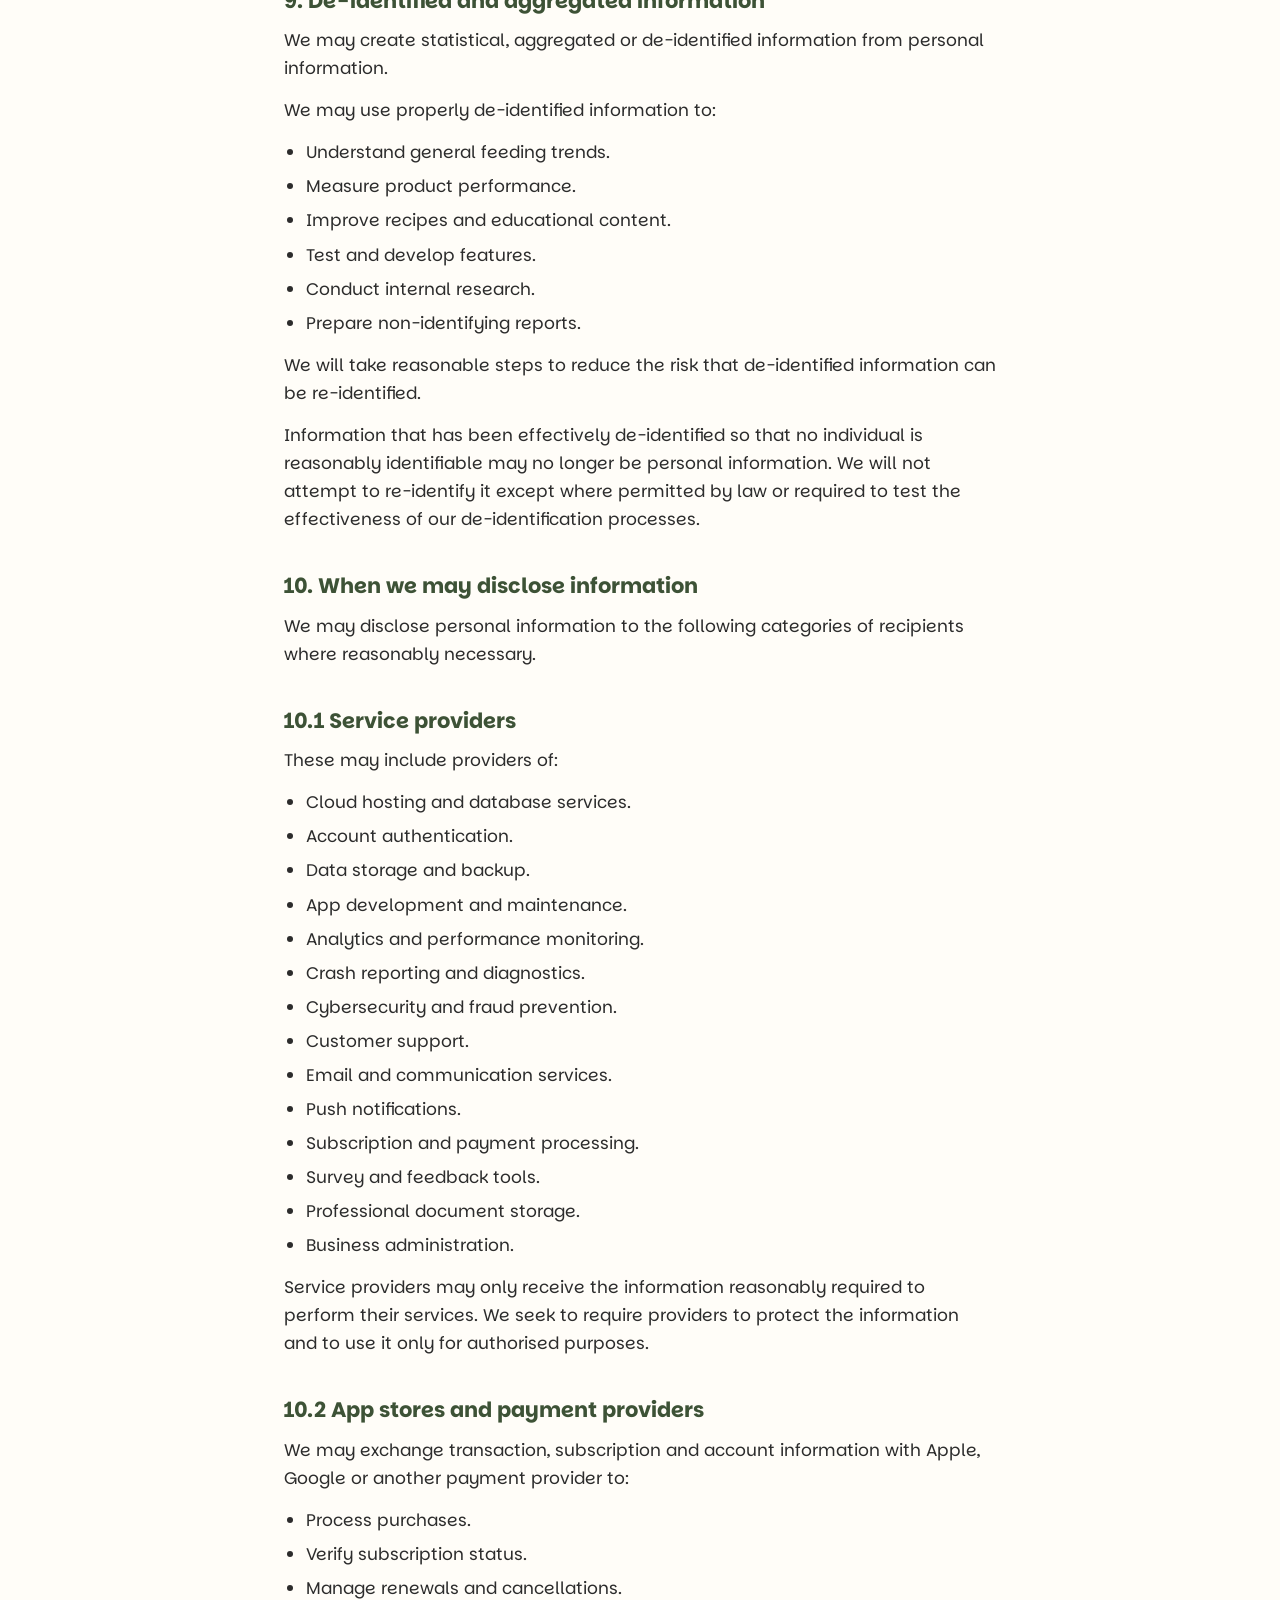
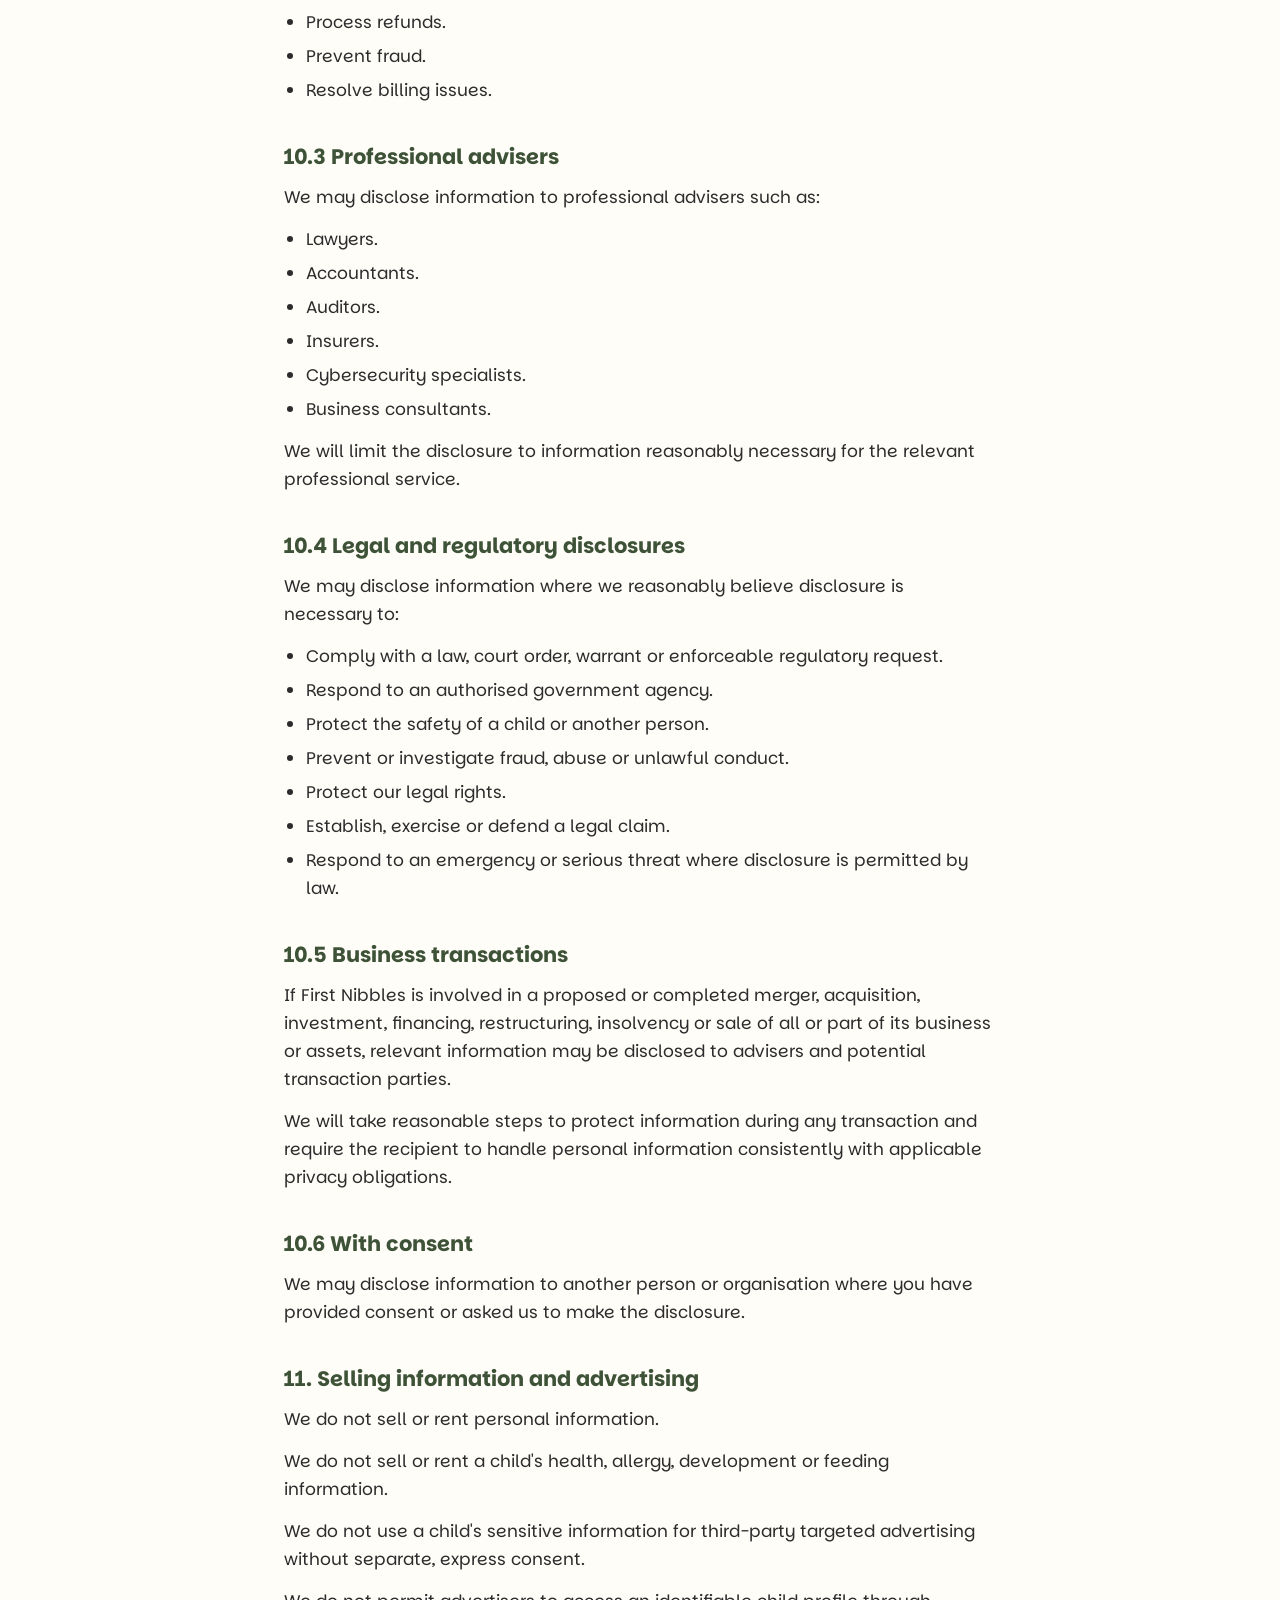
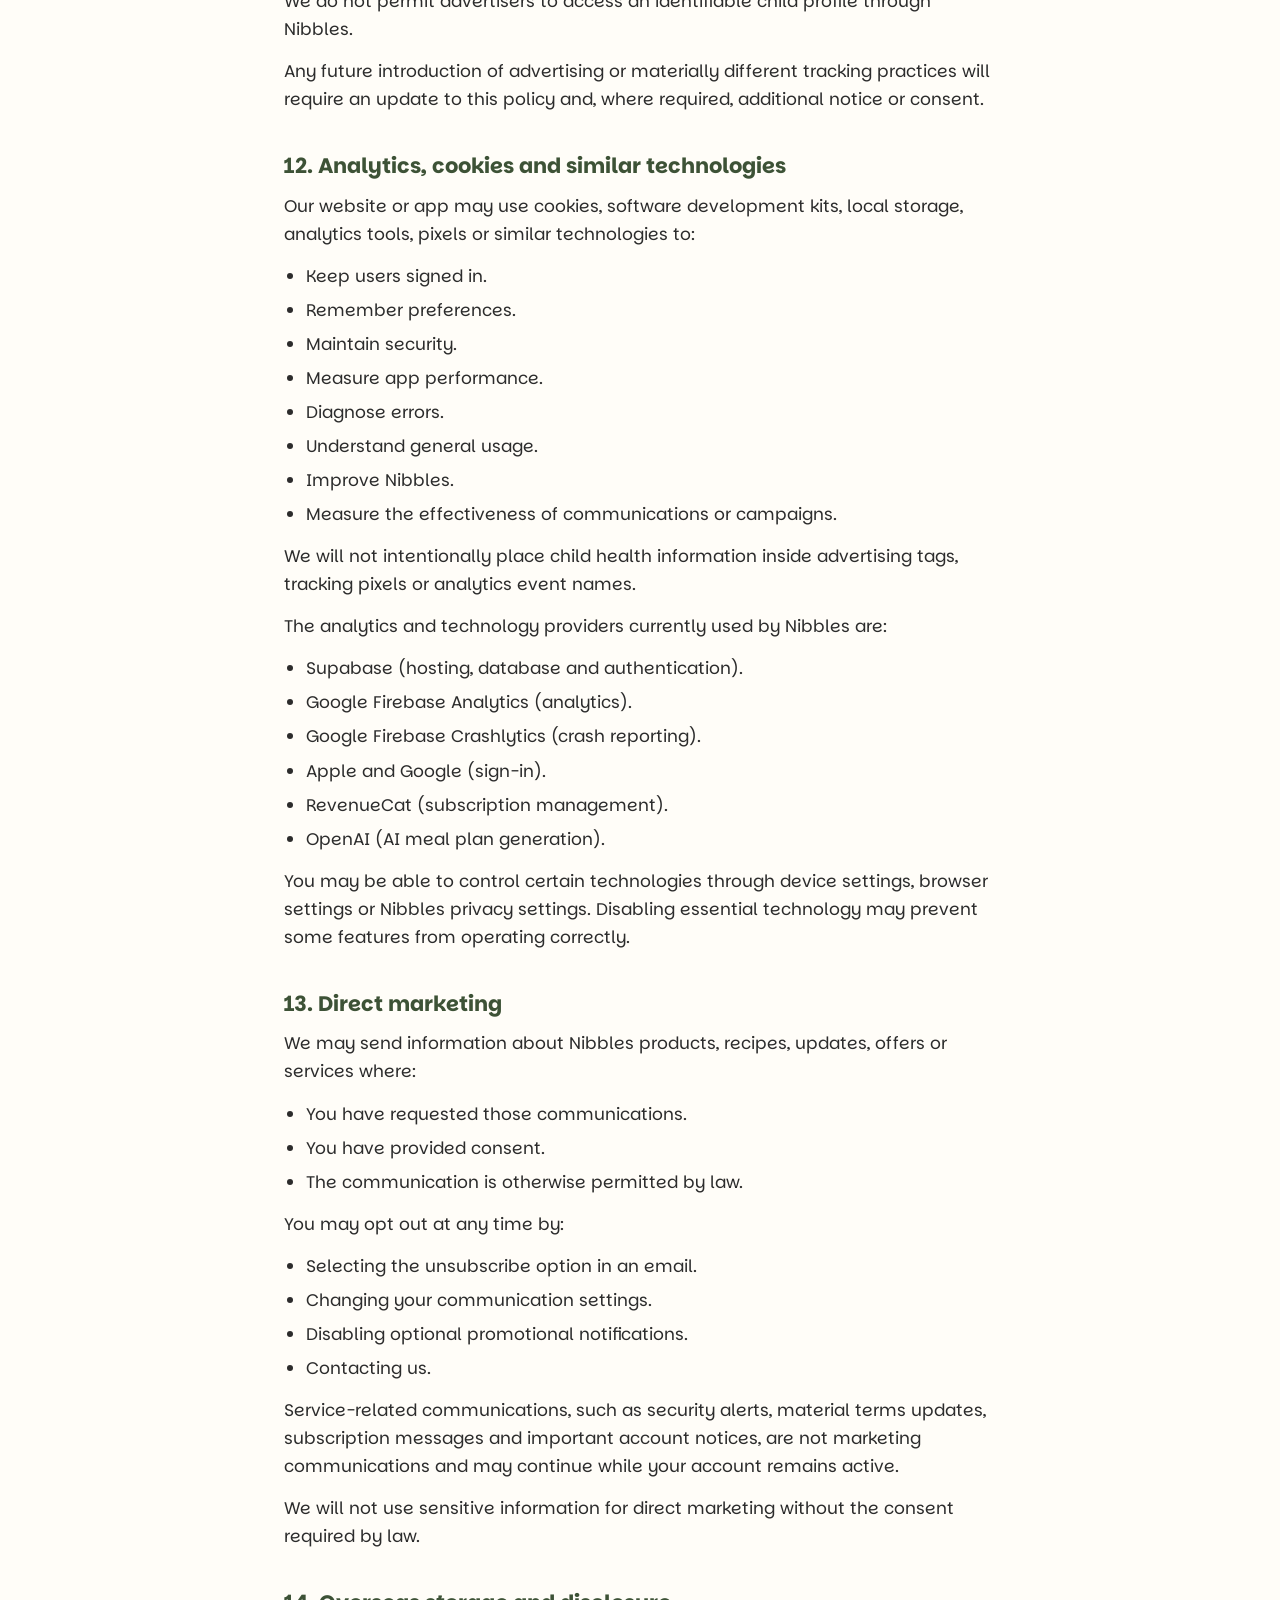
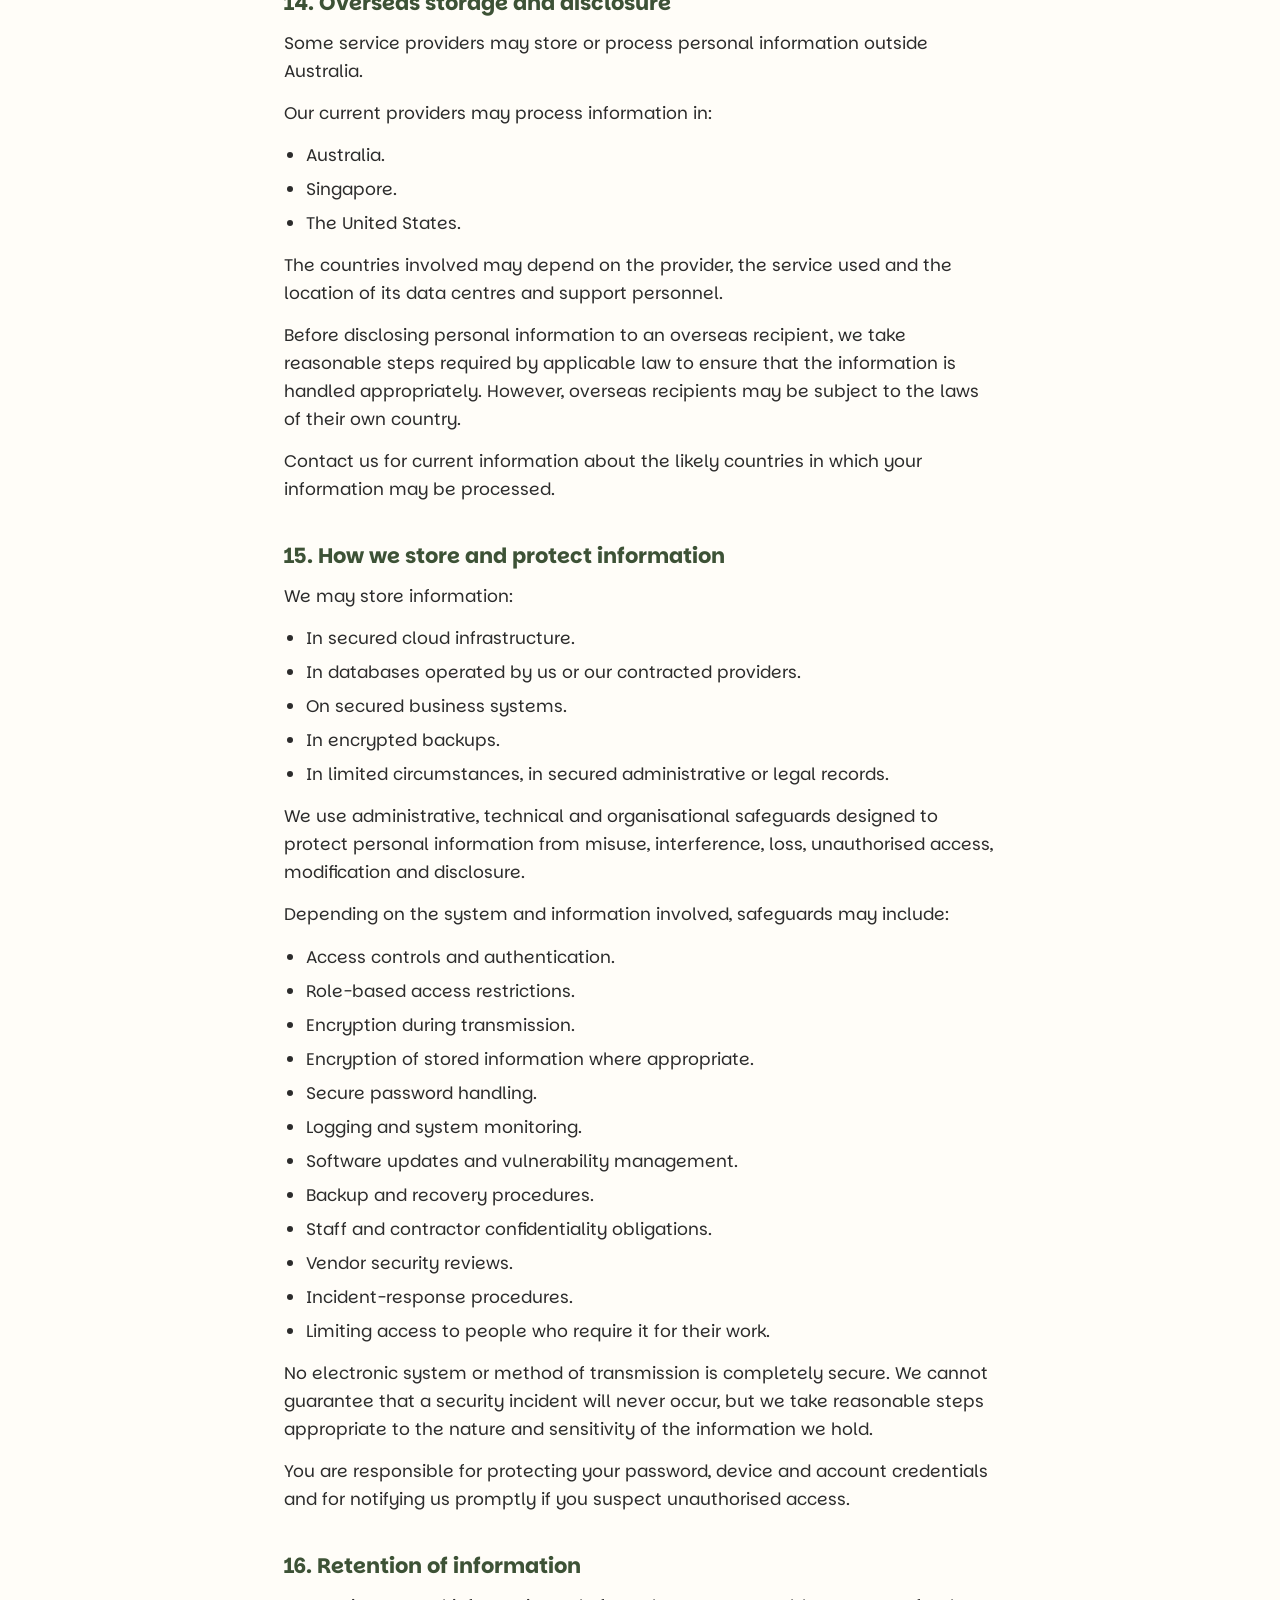
<file: privacy/index.html>
<!doctype html>
<html lang="en">
<head>
<meta charset="utf-8">
<meta name="viewport" content="width=device-width, initial-scale=1">
<title>Privacy Policy | Nibbles</title>
<link rel="preconnect" href="https://fonts.googleapis.com">
<link rel="preconnect" href="https://fonts.gstatic.com" crossorigin>
<link href="https://fonts.googleapis.com/css2?family=Parkinsans:wght@400;600;700&display=swap" rel="stylesheet">
<link rel="stylesheet" href="/style.css">
</head>
<body>
<header><a class="brand" href="https://www.thenibblesapp.com/">Nibbles</a><nav>
  <a href="/">Support</a>
  <a href="/privacy/">Privacy Policy</a>
  <a href="/terms/">Terms of Use</a>
  <a href="/disclaimer/">Medical &amp; Safety Disclaimer</a>
</nav></header>
<main>
<h1>Privacy Policy</h1>
<p>Effective date: 22/09/2026</p>
<p>Last updated: 22/09/2026</p>
<h2>1. About this Privacy Policy</h2>
<p>First Nibbles Pty Ltd ABN 75 696 864 276 trading as Nibbles ("Nibbles", "First Nibbles", "we", "us" or "our") respects your privacy and understands the importance of carefully protecting information about you and your child.</p>
<p>This Privacy Policy explains how we collect, hold, use, disclose, store and protect personal information when you:</p>
<ul>
<li>Use the Nibbles mobile application.</li>
<li>Visit the Nibbles website.</li>
<li>Create or manage a Nibbles account.</li>
<li>Create or manage a child profile.</li>
<li>Subscribe to a Nibbles service or communication.</li>
<li>Contact our customer support team.</li>
<li>Participate in a survey, promotion or research activity.</li>
<li>Otherwise interact with First Nibbles Pty Ltd.</li>
</ul>
<p>We handle personal information in accordance with applicable Australian privacy laws, including the Privacy Act 1988 (Cth), the Australian Privacy Principles, the Health Records and Information Privacy Act 2002 (NSW) where applicable, and other applicable privacy, health-record and data-protection requirements.</p>
<p>This Privacy Policy should be read together with our Terms of Use and Medical &amp; Safety Disclaimer.</p>
<h2>2. Who Nibbles is designed for</h2>
<p>Nibbles is designed for parents, legal guardians and authorised adult caregivers.</p>
<p>Users must be at least 18 years old or otherwise have legal capacity to create an account and accept our Terms of Use.</p>
<p>Nibbles is not designed for children to create or independently manage their own accounts. Information about a child should only be entered by the child's parent, legal guardian or another person who is legally authorised to provide the information.</p>
<p>By creating a child profile or providing information about a child, you confirm that:</p>
<ul>
<li>You are the child's parent, legal guardian or authorised caregiver.</li>
<li>You have authority to provide the child's information to us.</li>
<li>You have authority to provide any required consent on the child's behalf.</li>
<li>The information you provide is accurate to the best of your knowledge.</li>
</ul>
<p>Contact us promptly if you believe information about a child has been provided without appropriate authority.</p>
<h2>3. Meaning of personal and sensitive information</h2>
<p>Personal information is information or an opinion about an identified individual or an individual who is reasonably identifiable.</p>
<p>Sensitive information is a category of personal information that receives additional legal protection. It includes health information and certain information about a person's racial or ethnic origin, religious beliefs and other protected matters.</p>
<p>Information about a child's allergies, medical conditions, development, growth, feeding difficulties, swallowing ability, dietary requirements or reactions to food may be health information or sensitive information.</p>
<h2>4. Information we may collect</h2>
<p>The information we collect depends on how you use Nibbles and which information you choose to provide.</p>
<h2>4.1 Account and contact information</h2>
<p>We may collect:</p>
<ul>
<li>Your name.</li>
<li>Email address.</li>
<li>Telephone number, where provided.</li>
<li>Username or account identifier.</li>
<li>Password or authentication information in secured form.</li>
<li>Country, region, language and time zone.</li>
<li>Communication preferences.</li>
<li>Subscription status.</li>
<li>Records of your acceptance of our Terms of Use, disclaimers and privacy consents.</li>
</ul>
<h2>4.2 Information about your child</h2>
<p>You may choose to provide information such as:</p>
<ul>
<li>The child's first name, nickname or profile name.</li>
<li>Date of birth or age.</li>
<li>Developmental stage.</li>
<li>Feeding stage and feeding abilities.</li>
<li>Readiness-check responses.</li>
<li>Head, neck, sitting, grasping and oral-motor readiness information.</li>
<li>Foods and textures introduced.</li>
<li>Allergens introduced.</li>
<li>Known or suspected allergies and intolerances.</li>
<li>Previous or suspected reactions to foods.</li>
<li>Dietary requirements or preferences.</li>
<li>Foods accepted, refused or being explored.</li>
<li>Feeding progress and feeding history.</li>
<li>Saved recipes, meal plans, checklists and favourites.</li>
<li>Information about gagging, chewing, swallowing or feeding difficulties.</li>
<li>Information about prematurity, development, growth or medical concerns that you voluntarily provide.</li>
<li>Notes or other information you choose to enter into the child's profile.</li>
</ul>
<p>We will seek to collect only information that is reasonably necessary to provide the relevant Nibbles feature.</p>
<p>You should not provide detailed medical records, medical reports, government identification numbers or information that Nibbles has not requested.</p>
<h2>4.3 Subscription and transaction information</h2>
<p>Where you purchase a subscription or service, we may receive:</p>
<ul>
<li>The product or subscription purchased.</li>
<li>Subscription start, renewal, expiry or cancellation information.</li>
<li>Transaction identifier.</li>
<li>Purchase status.</li>
<li>Currency and approximate location of purchase.</li>
<li>Refund or billing-support information.</li>
</ul>
<p>Payments may be processed by Apple, Google or another authorised payment provider. We generally do not receive or store your full debit-card or credit-card details when payment is processed by those providers.</p>
<p>Your payment provider handles payment information under its own privacy policy and terms.</p>
<h2>4.4 Device and technical information</h2>
<p>When you use Nibbles, we may automatically collect information such as:</p>
<ul>
<li>Device type and model.</li>
<li>Operating system and app version.</li>
<li>Device or app identifiers.</li>
<li>Internet Protocol address.</li>
<li>Language and regional settings.</li>
<li>Time zone.</li>
<li>Mobile network or internet service information.</li>
<li>Login dates and times.</li>
<li>App session information.</li>
<li>Error logs, diagnostic data and crash reports.</li>
<li>Security and authentication events.</li>
<li>Push-notification token.</li>
<li>General location inferred from an IP address, where applicable.</li>
</ul>
<p>We will not access precise device location, contacts, photographs, camera, microphone or other restricted device information unless the relevant feature requires it and you grant permission.</p>
<h2>4.5 Usage information</h2>
<p>We may collect information about how Nibbles is used, including:</p>
<ul>
<li>Screens and features accessed.</li>
<li>Recipes viewed, saved or completed.</li>
<li>Search terms entered.</li>
<li>Filters and preferences selected.</li>
<li>Links or buttons selected.</li>
<li>Checklist and meal-planning activity.</li>
<li>Notification engagement.</li>
<li>Approximate session duration.</li>
<li>Feature performance.</li>
<li>Referral or acquisition source.</li>
</ul>
<p>We use this information to operate, secure, understand and improve Nibbles.</p>
<h2>4.6 Communications and support information</h2>
<p>When you communicate with us, we may collect:</p>
<ul>
<li>Your contact details.</li>
<li>The date and content of your communication.</li>
<li>Support requests.</li>
<li>Feedback and complaints.</li>
<li>Screenshots or attachments you provide.</li>
<li>Records of our response.</li>
<li>Information required to verify your identity or account ownership.</li>
</ul>
<p>Please avoid including unnecessary health information or other sensitive information in general support messages.</p>
<h2>4.7 Surveys, promotions and research</h2>
<p>Where you voluntarily participate, we may collect:</p>
<ul>
<li>Survey responses.</li>
<li>Product feedback.</li>
<li>Competition or promotion entries.</li>
<li>Testimonials.</li>
<li>Interview or research responses.</li>
<li>Demographic information you choose to provide.</li>
</ul>
<p>We will provide additional information or seek additional consent where a survey, promotion, testimonial or research activity involves a new use of sensitive information.</p>
<h2>4.8 Marketing information</h2>
<p>Where you choose to receive marketing communications, we may collect:</p>
<ul>
<li>Your email address.</li>
<li>Marketing consent.</li>
<li>Communication preferences.</li>
<li>Email delivery, opening and link-selection information.</li>
<li>Unsubscribe records.</li>
</ul>
<p>We do not use a child's health information to send targeted marketing without separate, express consent.</p>
<h2>5. How we collect information</h2>
<p>We may collect information:</p>
<ul>
<li>Directly from you during onboarding or account creation.</li>
<li>When you create or update a child profile.</li>
<li>When you use Nibbles features.</li>
<li>When you contact us.</li>
<li>When you complete a survey or promotion.</li>
<li>Automatically through the app, website and associated technology.</li>
<li>From app stores, payment providers and authentication providers.</li>
<li>From analytics, hosting, security and customer-support providers acting on our behalf.</li>
<li>From another authorised account holder or caregiver where shared-profile functionality is offered.</li>
<li>From another source where you have consented or where collection is permitted by law.</li>
</ul>
<p>Where reasonable and practical, we collect personal information directly from the person to whom it relates or from that person's authorised representative.</p>
<h2>6. Why we collect and use information</h2>
<p>We may collect, hold, use and disclose personal information to:</p>
<ul>
<li>Create and manage user accounts.</li>
<li>Create and manage child profiles.</li>
<li>Provide the Nibbles app and its features.</li>
<li>Personalise content to a child's age, feeding stage, preferences and information provided.</li>
<li>Filter or flag content based on allergens and dietary information.</li>
<li>Provide readiness checklists and general educational results.</li>
<li>Generate meal ideas, recipe suggestions, feeding checklists and reminders.</li>
<li>Save progress, preferences, recipes and meal plans.</li>
<li>Process and manage subscriptions.</li>
<li>Authenticate users and maintain account security.</li>
<li>Respond to support requests and complaints.</li>
<li>Communicate important service, safety, security or account information.</li>
<li>Send marketing communications where permitted and requested.</li>
<li>Understand how Nibbles is used.</li>
<li>Diagnose errors and improve app reliability.</li>
<li>Develop, test and improve our content, services and features.</li>
<li>Prevent fraud, misuse and unauthorised access.</li>
<li>Protect users, children, First Nibbles and third parties.</li>
<li>Meet legal, accounting, taxation, insurance and regulatory requirements.</li>
<li>Establish, exercise or defend legal claims.</li>
<li>Manage a proposed or completed business transaction.</li>
<li>Perform another purpose that is disclosed to you and to which you consent.</li>
<li>Perform another activity permitted or required by law.</li>
</ul>
<p>We will not use sensitive information for a purpose unrelated to the purpose for which it was collected unless we obtain additional consent or the use is otherwise permitted or required by law.</p>
<h2>7. Health and sensitive information</h2>
<p>We may collect health or sensitive information about a child where:</p>
<ul>
<li>The information is reasonably necessary to provide a requested Nibbles feature.</li>
<li>The child's parent, legal guardian or authorised caregiver has provided express consent.</li>
<li>Collection is otherwise permitted or required by law.</li>
</ul>
<p>We do not require users to provide every category of child information listed in this policy. However, certain personalised features may not work properly without the relevant information.</p>
<p>You may withdraw consent for future handling of optional sensitive information by:</p>
<ul>
<li>Updating or removing information within your account.</li>
<li>Deleting the relevant child profile.</li>
<li>Deleting your account.</li>
<li>Contacting us using the details at the end of this policy.</li>
</ul>
<p>Withdrawal of consent will not necessarily require us to delete information that we are legally required or permitted to retain. Withdrawing consent may also prevent us from continuing to provide personalised features that rely on that information.</p>
<h2>8. Automated personalisation and recommendations</h2>
<p>Nibbles may use rules-based or automated processes to organise, filter or recommend content.</p>
<p>For example, Nibbles may use information about a child's:</p>
<ul>
<li>Age.</li>
<li>Developmental or feeding stage.</li>
<li>Readiness-check responses.</li>
<li>Allergies or dietary requirements.</li>
<li>Foods previously introduced.</li>
<li>Saved recipes and preferences.</li>
<li>Use of Nibbles features.</li>
</ul>
<p>These processes may be used to:</p>
<ul>
<li>Display age- or stage-relevant content.</li>
<li>Exclude or flag recipes containing identified allergens.</li>
<li>Recommend recipes, textures or feeding resources.</li>
<li>Create checklists, meal plans or reminders.</li>
<li>Display general readiness results.</li>
<li>Personalise the order or presentation of content.</li>
</ul>
<p>Automated recommendations are general educational tools. They do not diagnose a medical condition, confirm developmental or medical readiness, replace professional advice or make legally binding decisions.</p>
<p>Users remain responsible for deciding whether any recommendation is appropriate for their child.</p>
<p>You may contact us to ask about the information used to generate a recommendation, correct inaccurate information or request that a particular child profile be deleted.</p>
<p>Unless we obtain separate, express consent, we will not use identifiable child health information to train a publicly available or general-purpose artificial intelligence model.</p>
<h2>9. De-identified and aggregated information</h2>
<p>We may create statistical, aggregated or de-identified information from personal information.</p>
<p>We may use properly de-identified information to:</p>
<ul>
<li>Understand general feeding trends.</li>
<li>Measure product performance.</li>
<li>Improve recipes and educational content.</li>
<li>Test and develop features.</li>
<li>Conduct internal research.</li>
<li>Prepare non-identifying reports.</li>
</ul>
<p>We will take reasonable steps to reduce the risk that de-identified information can be re-identified.</p>
<p>Information that has been effectively de-identified so that no individual is reasonably identifiable may no longer be personal information. We will not attempt to re-identify it except where permitted by law or required to test the effectiveness of our de-identification processes.</p>
<h2>10. When we may disclose information</h2>
<p>We may disclose personal information to the following categories of recipients where reasonably necessary.</p>
<h2>10.1 Service providers</h2>
<p>These may include providers of:</p>
<ul>
<li>Cloud hosting and database services.</li>
<li>Account authentication.</li>
<li>Data storage and backup.</li>
<li>App development and maintenance.</li>
<li>Analytics and performance monitoring.</li>
<li>Crash reporting and diagnostics.</li>
<li>Cybersecurity and fraud prevention.</li>
<li>Customer support.</li>
<li>Email and communication services.</li>
<li>Push notifications.</li>
<li>Subscription and payment processing.</li>
<li>Survey and feedback tools.</li>
<li>Professional document storage.</li>
<li>Business administration.</li>
</ul>
<p>Service providers may only receive the information reasonably required to perform their services. We seek to require providers to protect the information and to use it only for authorised purposes.</p>
<h2>10.2 App stores and payment providers</h2>
<p>We may exchange transaction, subscription and account information with Apple, Google or another payment provider to:</p>
<ul>
<li>Process purchases.</li>
<li>Verify subscription status.</li>
<li>Manage renewals and cancellations.</li>
<li>Process refunds.</li>
<li>Prevent fraud.</li>
<li>Resolve billing issues.</li>
</ul>
<h2>10.3 Professional advisers</h2>
<p>We may disclose information to professional advisers such as:</p>
<ul>
<li>Lawyers.</li>
<li>Accountants.</li>
<li>Auditors.</li>
<li>Insurers.</li>
<li>Cybersecurity specialists.</li>
<li>Business consultants.</li>
</ul>
<p>We will limit the disclosure to information reasonably necessary for the relevant professional service.</p>
<h2>10.4 Legal and regulatory disclosures</h2>
<p>We may disclose information where we reasonably believe disclosure is necessary to:</p>
<ul>
<li>Comply with a law, court order, warrant or enforceable regulatory request.</li>
<li>Respond to an authorised government agency.</li>
<li>Protect the safety of a child or another person.</li>
<li>Prevent or investigate fraud, abuse or unlawful conduct.</li>
<li>Protect our legal rights.</li>
<li>Establish, exercise or defend a legal claim.</li>
<li>Respond to an emergency or serious threat where disclosure is permitted by law.</li>
</ul>
<h2>10.5 Business transactions</h2>
<p>If First Nibbles is involved in a proposed or completed merger, acquisition, investment, financing, restructuring, insolvency or sale of all or part of its business or assets, relevant information may be disclosed to advisers and potential transaction parties.</p>
<p>We will take reasonable steps to protect information during any transaction and require the recipient to handle personal information consistently with applicable privacy obligations.</p>
<h2>10.6 With consent</h2>
<p>We may disclose information to another person or organisation where you have provided consent or asked us to make the disclosure.</p>
<h2>11. Selling information and advertising</h2>
<p>We do not sell or rent personal information.</p>
<p>We do not sell or rent a child's health, allergy, development or feeding information.</p>
<p>We do not use a child's sensitive information for third-party targeted advertising without separate, express consent.</p>
<p>We do not permit advertisers to access an identifiable child profile through Nibbles.</p>
<p>Any future introduction of advertising or materially different tracking practices will require an update to this policy and, where required, additional notice or consent.</p>
<h2>12. Analytics, cookies and similar technologies</h2>
<p>Our website or app may use cookies, software development kits, local storage, analytics tools, pixels or similar technologies to:</p>
<ul>
<li>Keep users signed in.</li>
<li>Remember preferences.</li>
<li>Maintain security.</li>
<li>Measure app performance.</li>
<li>Diagnose errors.</li>
<li>Understand general usage.</li>
<li>Improve Nibbles.</li>
<li>Measure the effectiveness of communications or campaigns.</li>
</ul>
<p>We will not intentionally place child health information inside advertising tags, tracking pixels or analytics event names.</p>
<p>The analytics and technology providers currently used by Nibbles are:</p>
<ul>
<li>Supabase (hosting, database and authentication).</li>
<li>Google Firebase Analytics (analytics).</li>
<li>Google Firebase Crashlytics (crash reporting).</li>
<li>Apple and Google (sign-in).</li>
<li>RevenueCat (subscription management).</li>
<li>OpenAI (AI meal plan generation).</li>
</ul>
<p>You may be able to control certain technologies through device settings, browser settings or Nibbles privacy settings. Disabling essential technology may prevent some features from operating correctly.</p>
<h2>13. Direct marketing</h2>
<p>We may send information about Nibbles products, recipes, updates, offers or services where:</p>
<ul>
<li>You have requested those communications.</li>
<li>You have provided consent.</li>
<li>The communication is otherwise permitted by law.</li>
</ul>
<p>You may opt out at any time by:</p>
<ul>
<li>Selecting the unsubscribe option in an email.</li>
<li>Changing your communication settings.</li>
<li>Disabling optional promotional notifications.</li>
<li>Contacting us.</li>
</ul>
<p>Service-related communications, such as security alerts, material terms updates, subscription messages and important account notices, are not marketing communications and may continue while your account remains active.</p>
<p>We will not use sensitive information for direct marketing without the consent required by law.</p>
<h2>14. Overseas storage and disclosure</h2>
<p>Some service providers may store or process personal information outside Australia.</p>
<p>Our current providers may process information in:</p>
<ul>
<li>Australia.</li>
<li>Singapore.</li>
<li>The United States.</li>
</ul>
<p>The countries involved may depend on the provider, the service used and the location of its data centres and support personnel.</p>
<p>Before disclosing personal information to an overseas recipient, we take reasonable steps required by applicable law to ensure that the information is handled appropriately. However, overseas recipients may be subject to the laws of their own country.</p>
<p>Contact us for current information about the likely countries in which your information may be processed.</p>
<h2>15. How we store and protect information</h2>
<p>We may store information:</p>
<ul>
<li>In secured cloud infrastructure.</li>
<li>In databases operated by us or our contracted providers.</li>
<li>On secured business systems.</li>
<li>In encrypted backups.</li>
<li>In limited circumstances, in secured administrative or legal records.</li>
</ul>
<p>We use administrative, technical and organisational safeguards designed to protect personal information from misuse, interference, loss, unauthorised access, modification and disclosure.</p>
<p>Depending on the system and information involved, safeguards may include:</p>
<ul>
<li>Access controls and authentication.</li>
<li>Role-based access restrictions.</li>
<li>Encryption during transmission.</li>
<li>Encryption of stored information where appropriate.</li>
<li>Secure password handling.</li>
<li>Logging and system monitoring.</li>
<li>Software updates and vulnerability management.</li>
<li>Backup and recovery procedures.</li>
<li>Staff and contractor confidentiality obligations.</li>
<li>Vendor security reviews.</li>
<li>Incident-response procedures.</li>
<li>Limiting access to people who require it for their work.</li>
</ul>
<p>No electronic system or method of transmission is completely secure. We cannot guarantee that a security incident will never occur, but we take reasonable steps appropriate to the nature and sensitivity of the information we hold.</p>
<p>You are responsible for protecting your password, device and account credentials and for notifying us promptly if you suspect unauthorised access.</p>
<h2>16. Retention of information</h2>
<p>We retain personal information only for as long as reasonably necessary for the purposes described in this policy or as required or permitted by law.</p>
<p>Retention periods may depend on:</p>
<ul>
<li>Whether your account remains active.</li>
<li>The type and sensitivity of the information.</li>
<li>The reason the information was collected.</li>
<li>Legal, accounting and taxation requirements.</li>
<li>Insurance and dispute requirements.</li>
<li>Fraud-prevention and security needs.</li>
<li>Backup and disaster-recovery cycles.</li>
<li>Any applicable health-record retention obligations.</li>
</ul>
<p>Subject to applicable legal requirements, our intended retention periods are:</p>
<ul>
<li>Active account and child-profile information: retained while the account or relevant profile remains active.</li>
<li>Deleted child profiles: removed from active user-facing systems within 30 days.</li>
<li>Deleted accounts: removed from active systems within 30 days.</li>
<li>Backup copies: progressively overwritten or deleted within 90 days.</li>
<li>Subscription and financial records: retained for the period required by taxation, accounting and corporate laws.</li>
<li>Consent and Terms-acceptance records: retained for as long as reasonably necessary to demonstrate the consent or agreement obtained and manage legal obligations.</li>
<li>Security and fraud-prevention records: retained for as long as reasonably necessary to protect users and our service.</li>
<li>Complaints and legal records: retained for as long as necessary to manage the matter and applicable limitation periods.</li>
</ul>
<p>Where a law requires health information to be retained for a longer period, the legally required period will apply.</p>
<p>We may retain properly de-identified or aggregated information where it no longer identifies an individual.</p>
<p>When personal information is no longer required, we will take reasonable steps to delete it or de-identify it, subject to legal retention obligations and technical backup cycles.</p>
<h2>17. Accessing your information</h2>
<p>You may request access to personal information we hold about you or a child for whom you are legally authorised to act.</p>
<p>You may be able to access much of this information directly through your Nibbles account.</p>
<p>For other information, contact our Privacy Officer using the details below.</p>
<p>We may need to verify:</p>
<ul>
<li>Your identity.</li>
<li>Your account ownership.</li>
<li>Your relationship to the child.</li>
<li>Your authority to access the requested information.</li>
</ul>
<p>We will respond within a reasonable period, generally within 30 days.</p>
<p>Access may be limited or refused where permitted by law, including where access would:</p>
<ul>
<li>Unreasonably affect another person's privacy.</li>
<li>Create a serious threat to a person's life, health or safety.</li>
<li>Reveal commercially sensitive evaluative information.</li>
<li>Prejudice an investigation.</li>
<li>Be unlawful.</li>
<li>Relate to anticipated or existing legal proceedings where the information would not otherwise be accessible.</li>
</ul>
<p>Where we refuse access, we will generally provide written reasons and available complaint options unless the law permits or requires otherwise.</p>
<p>We will not charge a fee for making an access request. A reasonable administrative fee may apply for providing access where legally permitted. We will notify you before charging a fee.</p>
<h2>18. Correcting information</h2>
<p>We take reasonable steps to ensure that personal information is accurate, current, complete, relevant and not misleading.</p>
<p>You can update certain information directly through your Nibbles account.</p>
<p>You may also contact us to request correction of information.</p>
<p>We may ask for information reasonably required to confirm the correction. We will respond within a reasonable period, generally within 30 days.</p>
<p>Where we do not make a requested correction, we will generally explain why and tell you how to make a complaint. Where required, you may ask us to associate a statement with the information explaining that you consider it inaccurate, out of date, incomplete, irrelevant or misleading.</p>
<h2>19. Deleting information and accounts</h2>
<p>You may request deletion of:</p>
<ul>
<li>Your account.</li>
<li>A child profile.</li>
<li>Optional profile information.</li>
<li>Saved preferences.</li>
<li>Other personal information, where deletion is legally available.</li>
</ul>
<p>Deletion may be available through the app or by contacting us.</p>
<p>After a valid deletion request:</p>
<ul>
<li>We will remove or de-identify information from active systems within our stated processing period.</li>
<li>Some information may remain temporarily in secured backups until the relevant backup cycle expires.</li>
<li>We may retain information where required or permitted for legal, safety, fraud-prevention, accounting, dispute or regulatory purposes.</li>
<li>We may retain a minimal record of the request and its completion.</li>
<li>Properly de-identified information may be retained.</li>
</ul>
<p>Deleting a child profile or withdrawing consent may prevent personalised Nibbles features from operating.</p>
<p>Deleting the Nibbles app from a device does not necessarily delete the account or information held in our systems. You must use the account-deletion process or contact us.</p>
<h2>20. Shared profiles and multiple caregivers</h2>
<p>Where Nibbles allows a child profile to be shared with another caregiver:</p>
<ul>
<li>The account holder is responsible for inviting only authorised caregivers.</li>
<li>Invited caregivers may be able to view or update child-profile information.</li>
<li>The account holder should ensure that each caregiver understands their responsibilities.</li>
<li>Access should be removed when a caregiver is no longer authorised.</li>
<li>Nibbles may keep records of invitations, access and profile changes for security purposes.</li>
</ul>
<p>Do not share login credentials. Use official profile-sharing features where available.</p>
<h2>21. Data breaches</h2>
<p>We maintain processes for responding to suspected loss, unauthorised access, disclosure or other misuse of personal information.</p>
<p>Where an incident occurs, we may:</p>
<ul>
<li>Investigate and contain the incident.</li>
<li>Take steps to reduce possible harm.</li>
<li>Reset credentials or restrict access.</li>
<li>Contact affected users.</li>
<li>Notify service providers, insurers, law-enforcement bodies or regulators.</li>
<li>Notify the Office of the Australian Information Commissioner and affected individuals where required by the Notifiable Data Breaches scheme.</li>
<li>Take steps designed to prevent recurrence.</li>
</ul>
<p>We encourage you to contact us immediately if you believe your account or information has been compromised.</p>
<h2>22. Anonymity and pseudonyms</h2>
<p>Where practical, you may interact with us anonymously or using a pseudonym.</p>
<p>For example, certain general website or educational content may be available without creating an account.</p>
<p>We may need identifying information where it is impractical to provide a feature anonymously, including where we need to:</p>
<ul>
<li>Create an account.</li>
<li>Manage a paid subscription.</li>
<li>Secure a child profile.</li>
<li>Respond to an account-specific request.</li>
<li>Verify authority over child information.</li>
<li>Meet a legal obligation.</li>
</ul>
<p>You may use a child's nickname rather than their full legal name unless a specific feature requires otherwise.</p>
<h2>23. Unsolicited information</h2>
<p>If we receive personal or sensitive information that we did not request, we will consider whether we could lawfully have collected it.</p>
<p>Where we could not have lawfully collected it and it is not contained in a legally protected record, we will take reasonable steps to delete or de-identify it.</p>
<p>Do not send us detailed medical records, identity documents or other unnecessary sensitive information unless we have specifically requested them through a secure process.</p>
<h2>24. Government-related identifiers</h2>
<p>We do not generally request Medicare numbers, passport numbers, driver-licence numbers, tax file numbers or other government-related identifiers.</p>
<p>Please do not provide these identifiers unless we specifically request them for a lawful and necessary purpose.</p>
<p>We will not adopt a government-related identifier as our own account identifier except where permitted by law.</p>
<h2>25. Third-party websites and services</h2>
<p>Nibbles may contain links to third-party websites, products, resources or services.</p>
<p>Third parties are responsible for their own privacy practices. This Privacy Policy does not apply to information handled independently by those third parties.</p>
<p>We encourage you to review a third party's privacy policy before providing information or using its service.</p>
<p>The inclusion of a link does not necessarily mean that First Nibbles endorses the third party's privacy or security practices.</p>
<h2>26. International users</h2>
<p>First Nibbles Pty Ltd is based in Australia, and information may be handled in Australia and the overseas locations identified in this policy.</p>
<p>Users outside Australia may have additional rights under the laws of their country or region.</p>
<p>Nothing in this policy limits a privacy or data-protection right that cannot lawfully be limited.</p>
<p>Before actively offering Nibbles in another jurisdiction, we may provide additional notices or regional terms where required.</p>
<h2>27. Changes to this Privacy Policy</h2>
<p>We may update this Privacy Policy to reflect:</p>
<ul>
<li>Changes to Nibbles.</li>
<li>New features or data practices.</li>
<li>Changes to service providers.</li>
<li>Changes to applicable law.</li>
<li>Regulatory guidance.</li>
<li>Security or operational improvements.</li>
</ul>
<p>The current version will display its effective date and last-updated date.</p>
<p>Where a change is material, we will take reasonable steps to provide notice through the app, website, email or another appropriate method.</p>
<p>Where legally required, we will obtain new consent before applying a materially different practice to previously collected sensitive information.</p>
<p>We may retain previous versions of this policy for record-keeping and transparency.</p>
<h2>28. Privacy complaints</h2>
<p>You may contact our Privacy Officer if you believe we have mishandled personal information or breached an applicable privacy requirement.</p>
<p>Please include:</p>
<ul>
<li>Your name and contact details.</li>
<li>A description of the issue.</li>
<li>Relevant dates.</li>
<li>The account or child profile involved.</li>
<li>The outcome you are seeking.</li>
<li>Any relevant supporting information.</li>
</ul>
<p>We will:</p>
<ul>
<li>Acknowledge the complaint within 7 days.</li>
<li>Investigate the complaint fairly.</li>
<li>Request further information where necessary.</li>
<li>Aim to provide a substantive response within 30 days.</li>
<li>Explain any delay.</li>
<li>Explain the outcome and available escalation options.</li>
</ul>
<p>If you are not satisfied with our response, you may be entitled to complain to:</p>
<ul>
<li>The Office of the Australian Information Commissioner.</li>
<li>The Information and Privacy Commission NSW, where the matter falls within its jurisdiction.</li>
<li>Another applicable privacy or consumer regulator.</li>
</ul>
<p>We encourage you to contact us first so that we have an opportunity to resolve the matter.</p>
<h2>29. Contact us</h2>
<p>Questions, privacy requests and complaints may be directed to:</p>
<p>Privacy Officer<br>First Nibbles Pty Ltd</p>
<p>Email: <a href="mailto:hello@thenibblesapp.com">hello@thenibblesapp.com</a><br>Postal address: Unit 4, 22-24 Donnelly Road, Crows Nest NSW 2065</p>
<p>Website: <a href="https://www.thenibblesapp.com">https://www.thenibblesapp.com</a></p>
<p>Please write "Privacy Request" or "Privacy Complaint" in the subject line where appropriate.</p>

</main>
<footer>&copy; 2026 First Nibbles Pty Ltd ABN 75 696 864 276</footer>
</body>
</html>
</file>
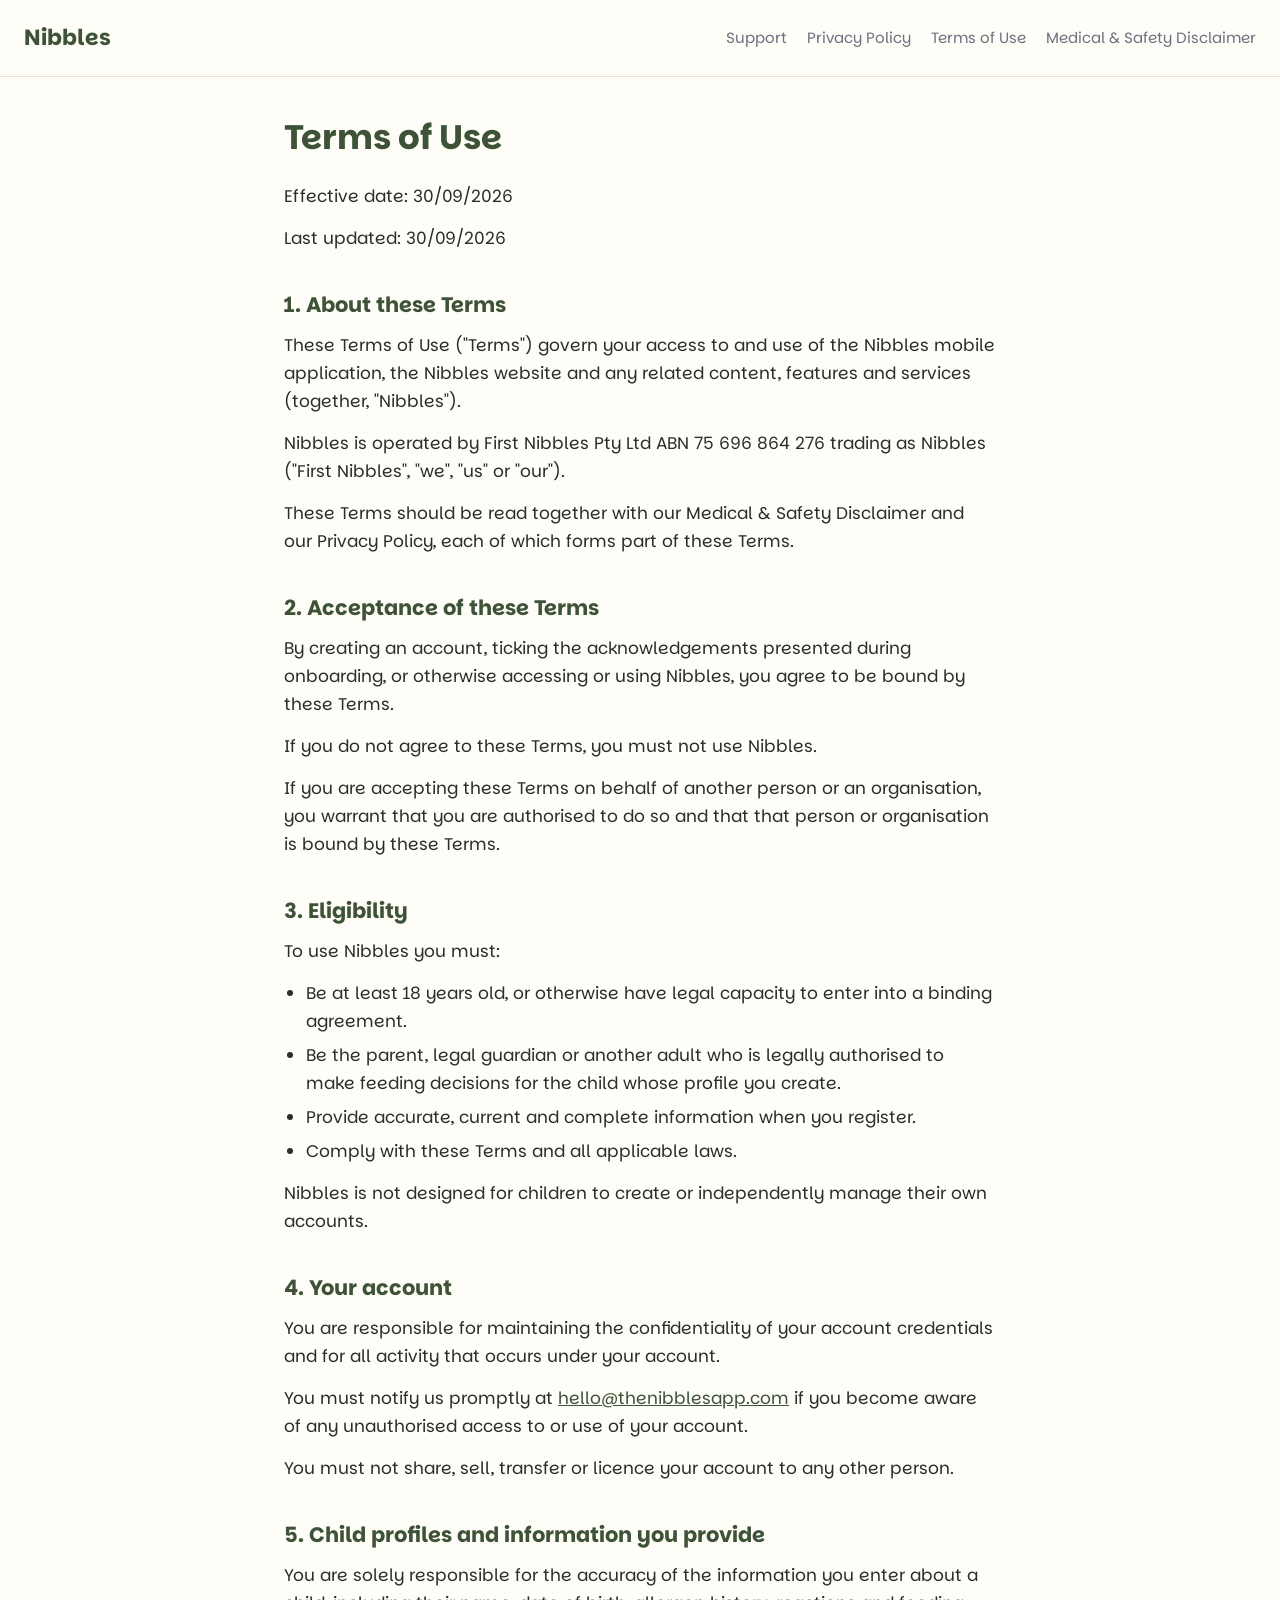
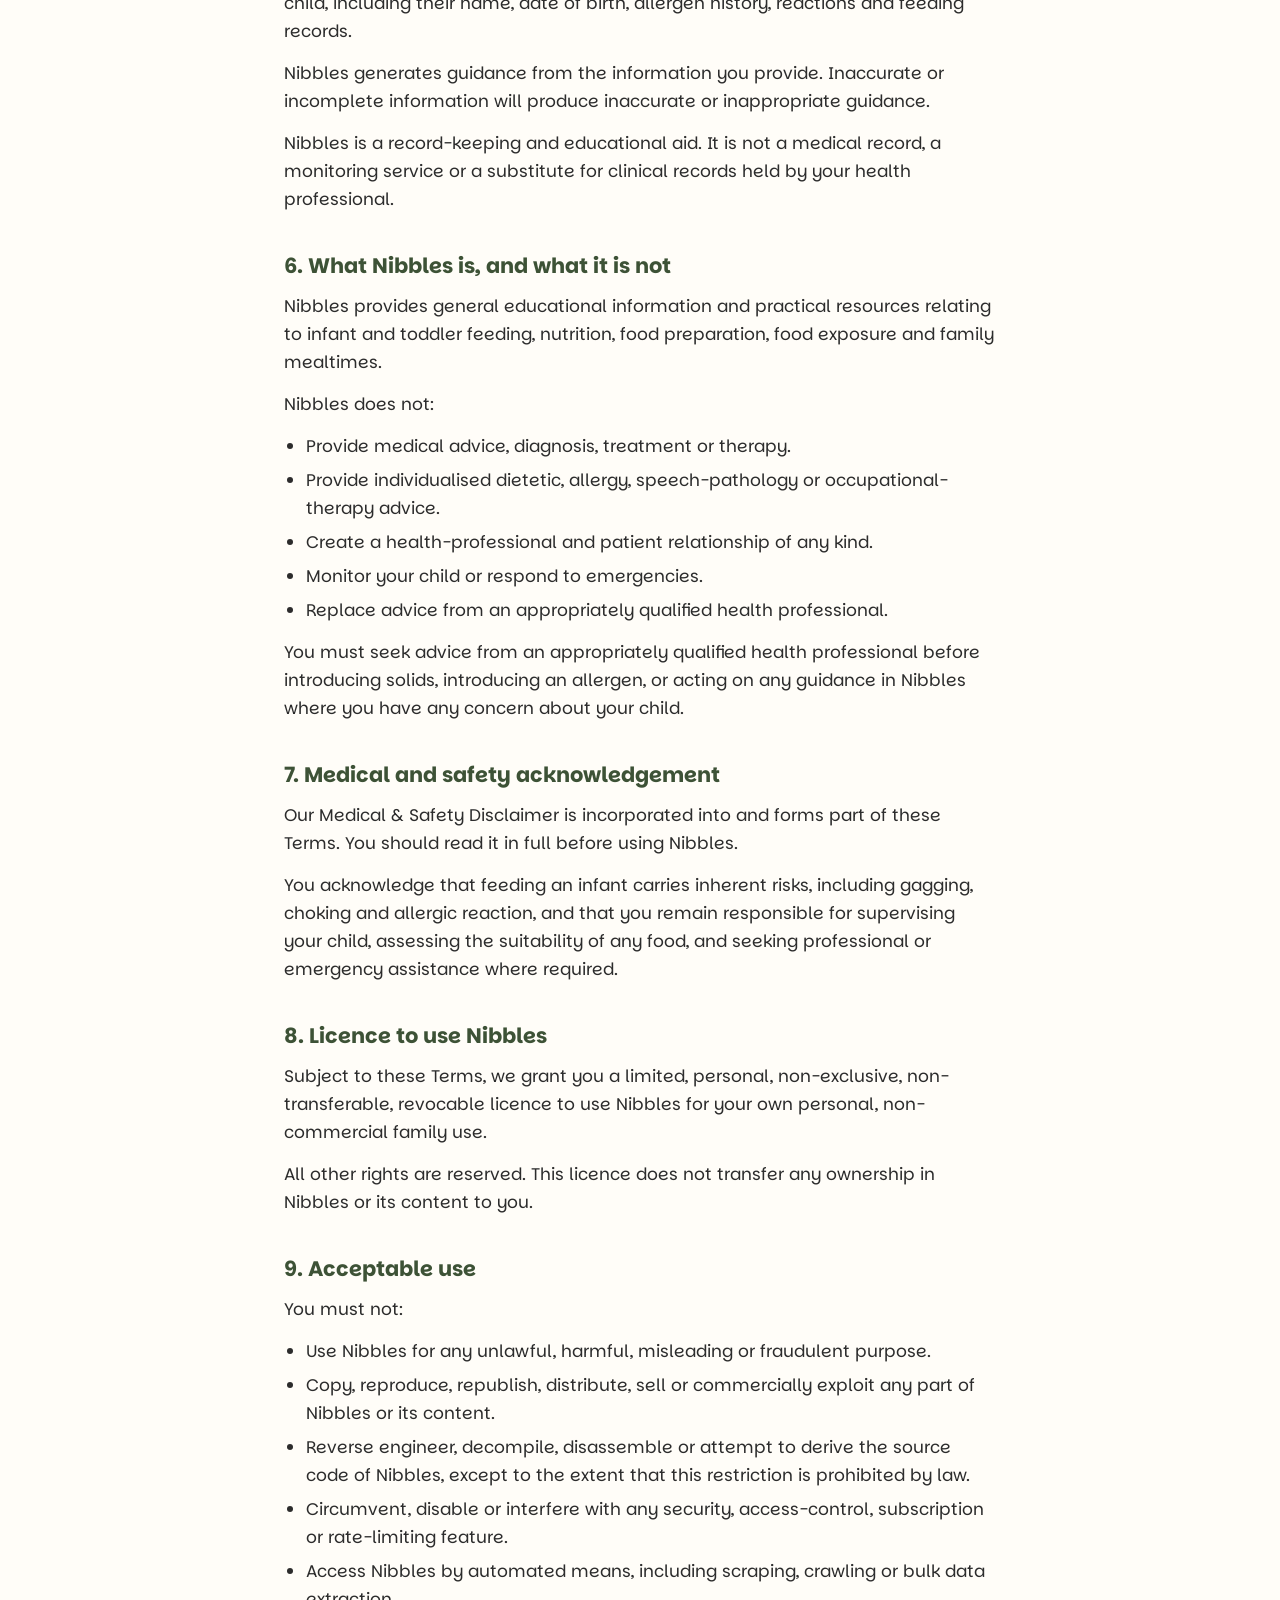
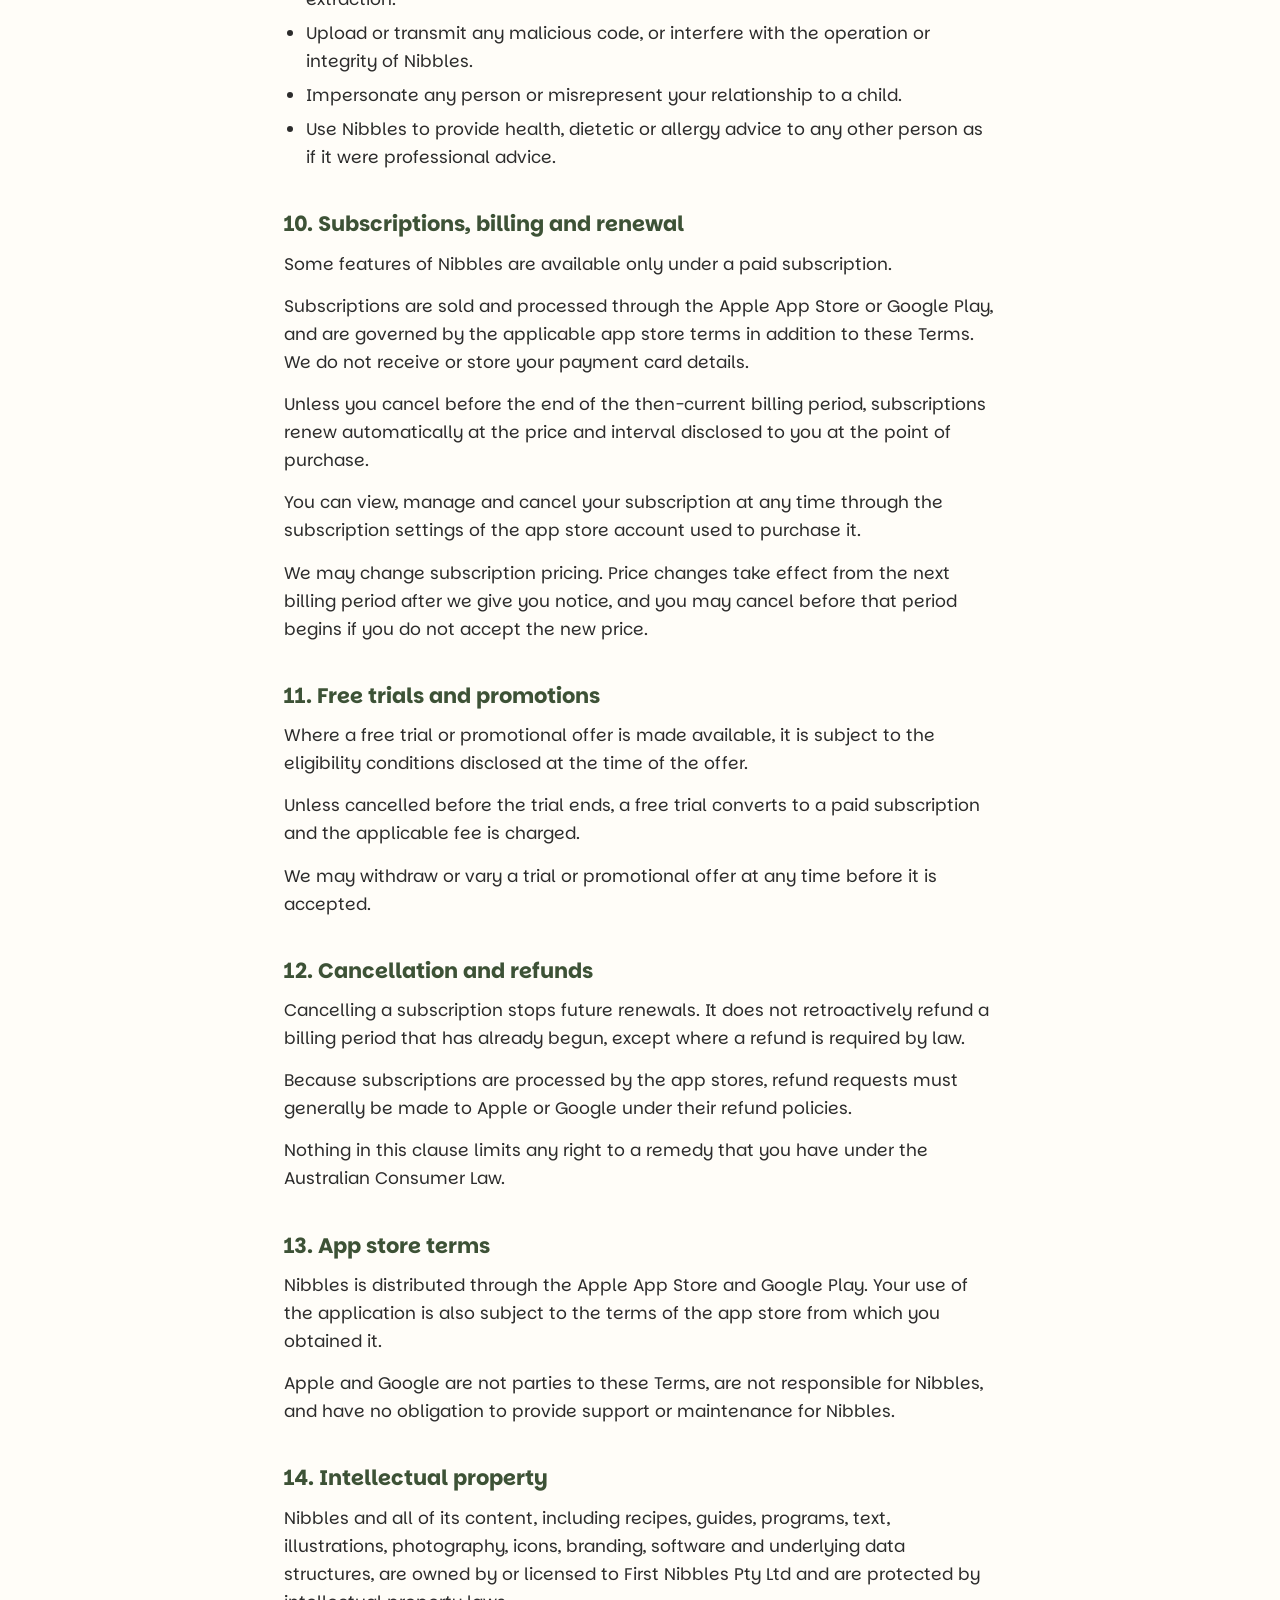
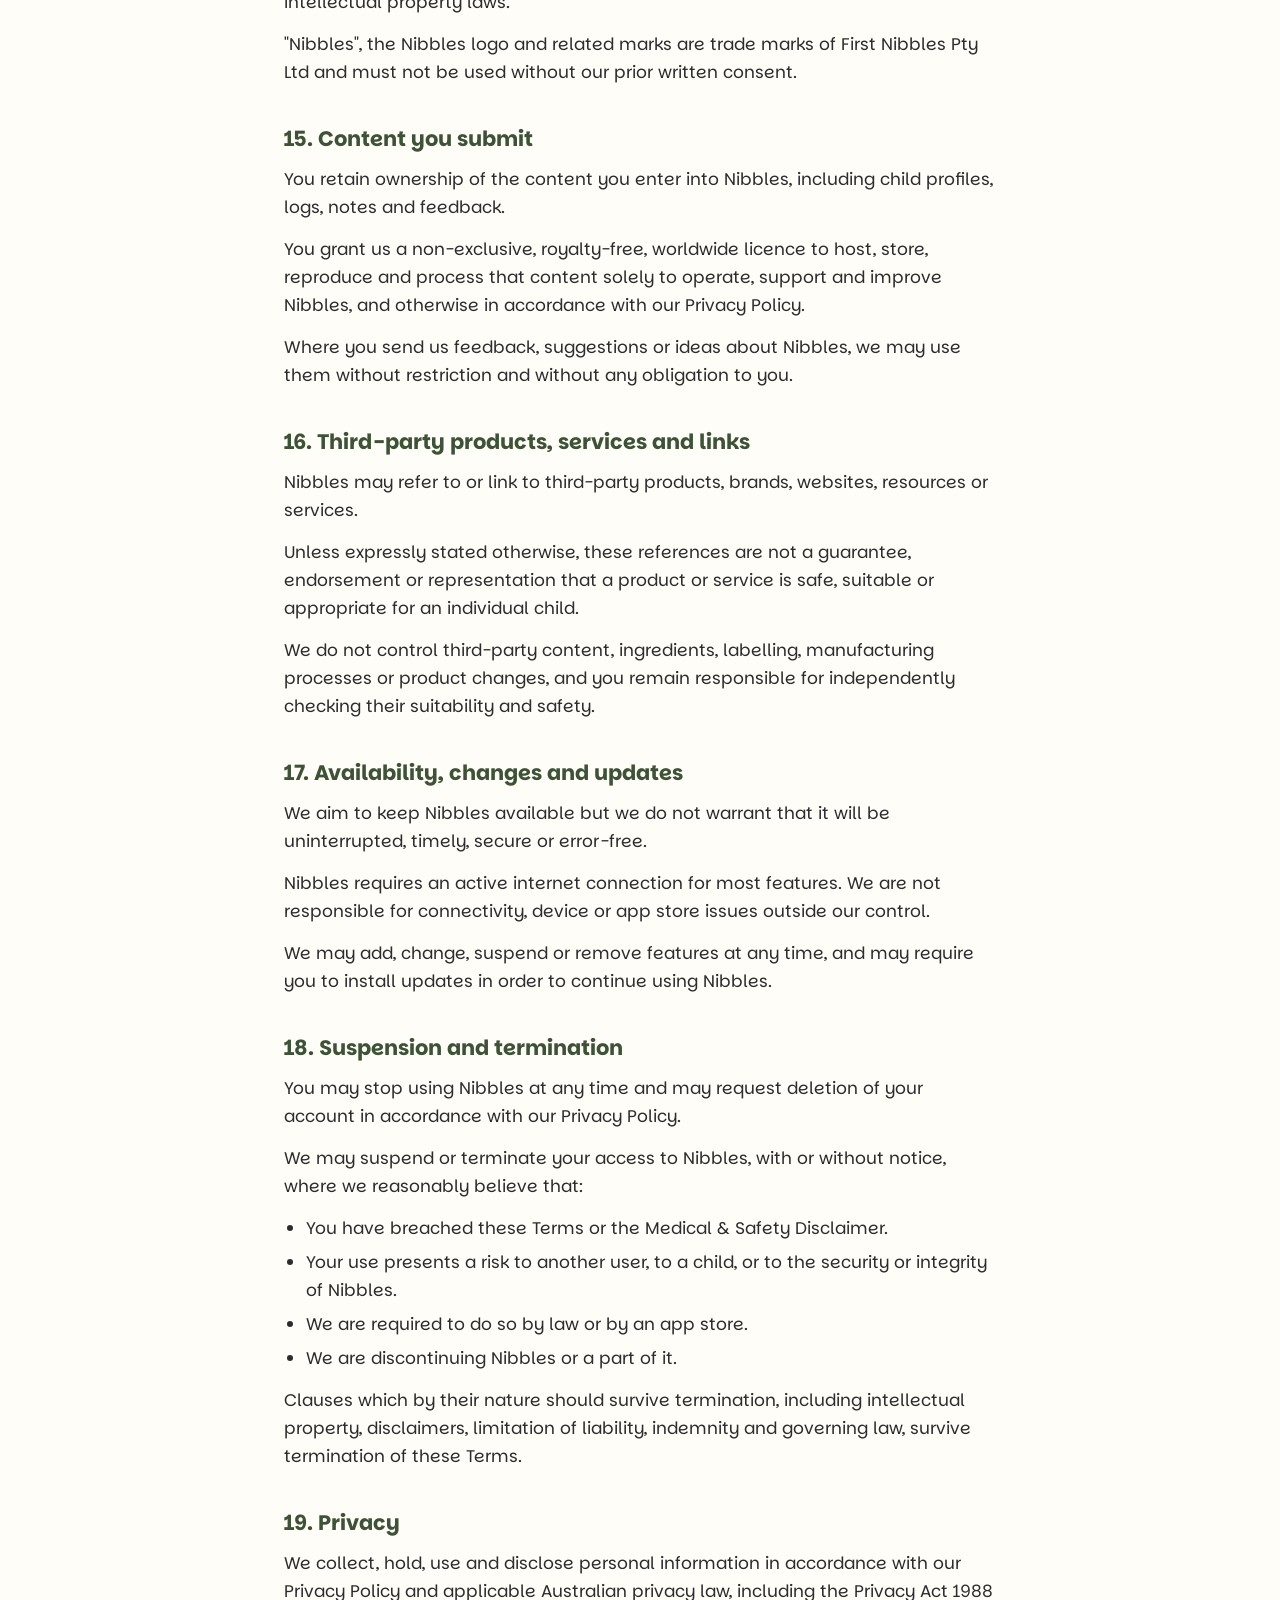
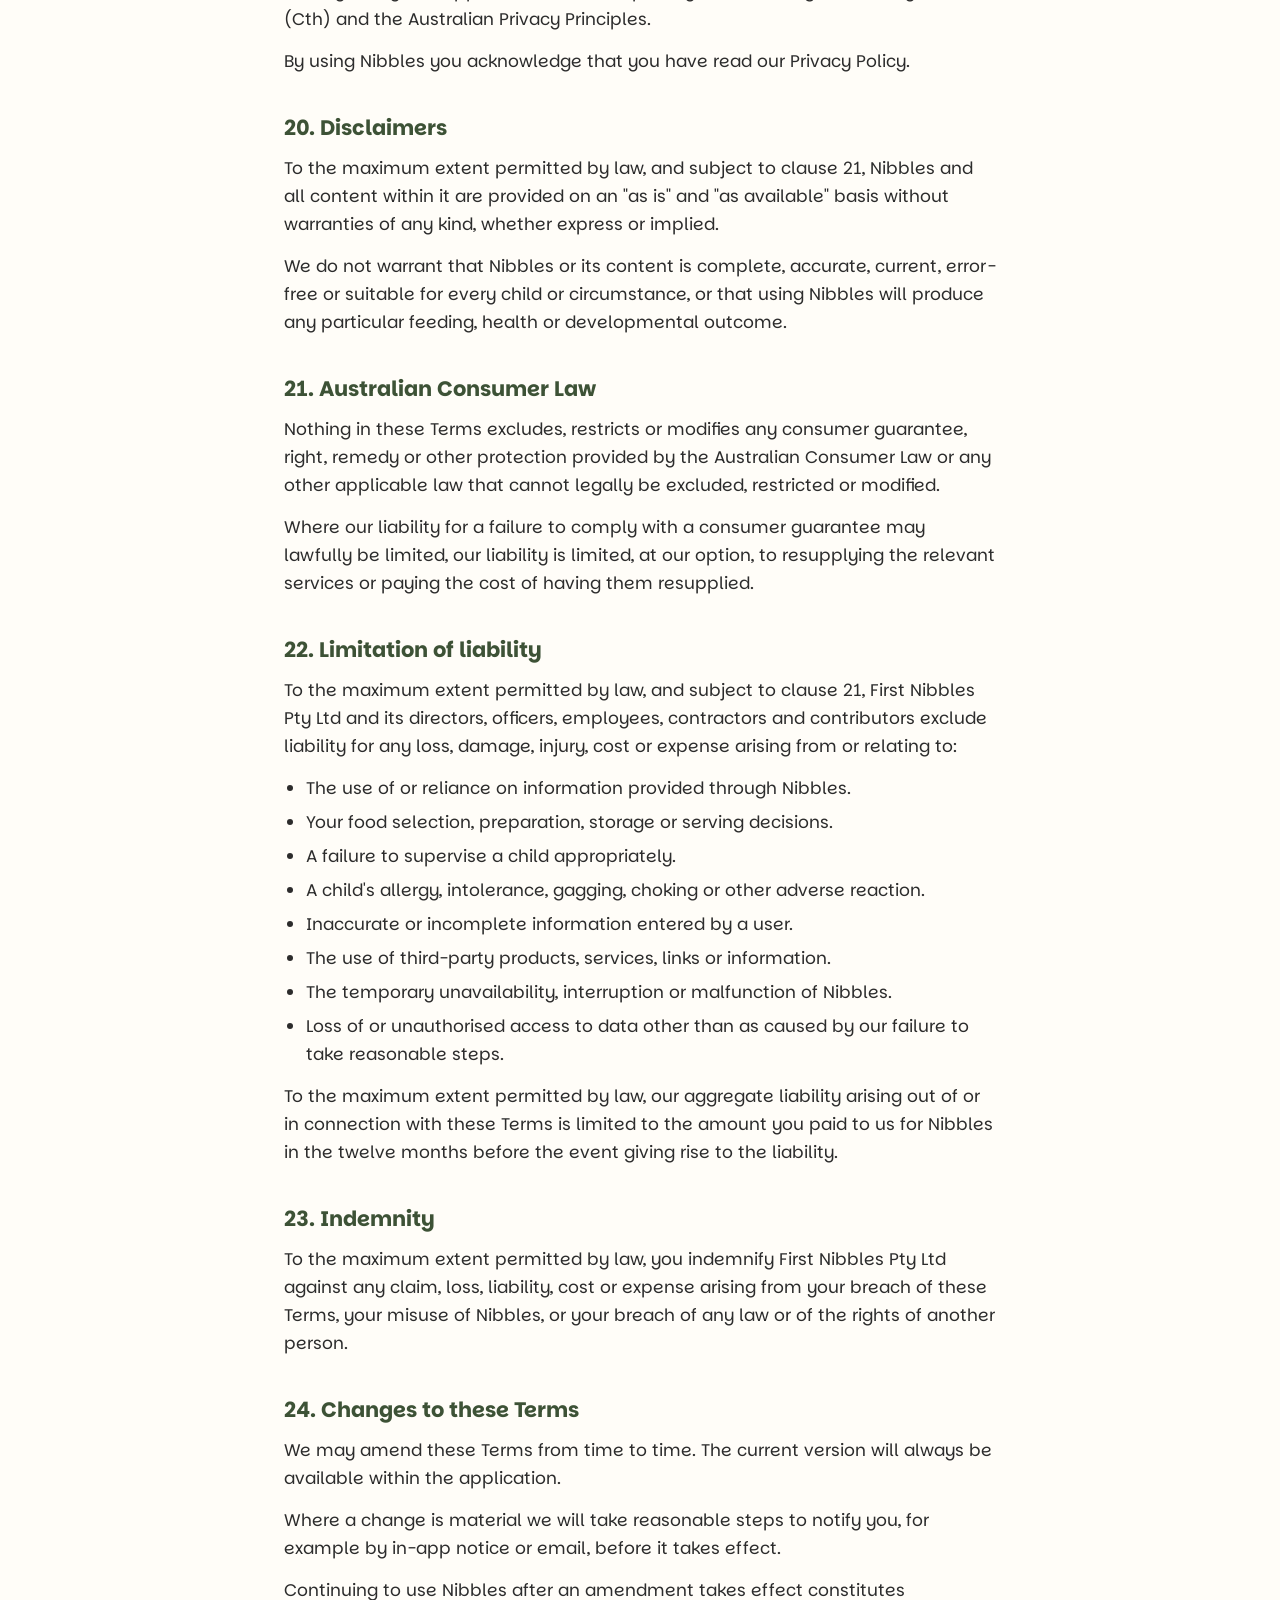
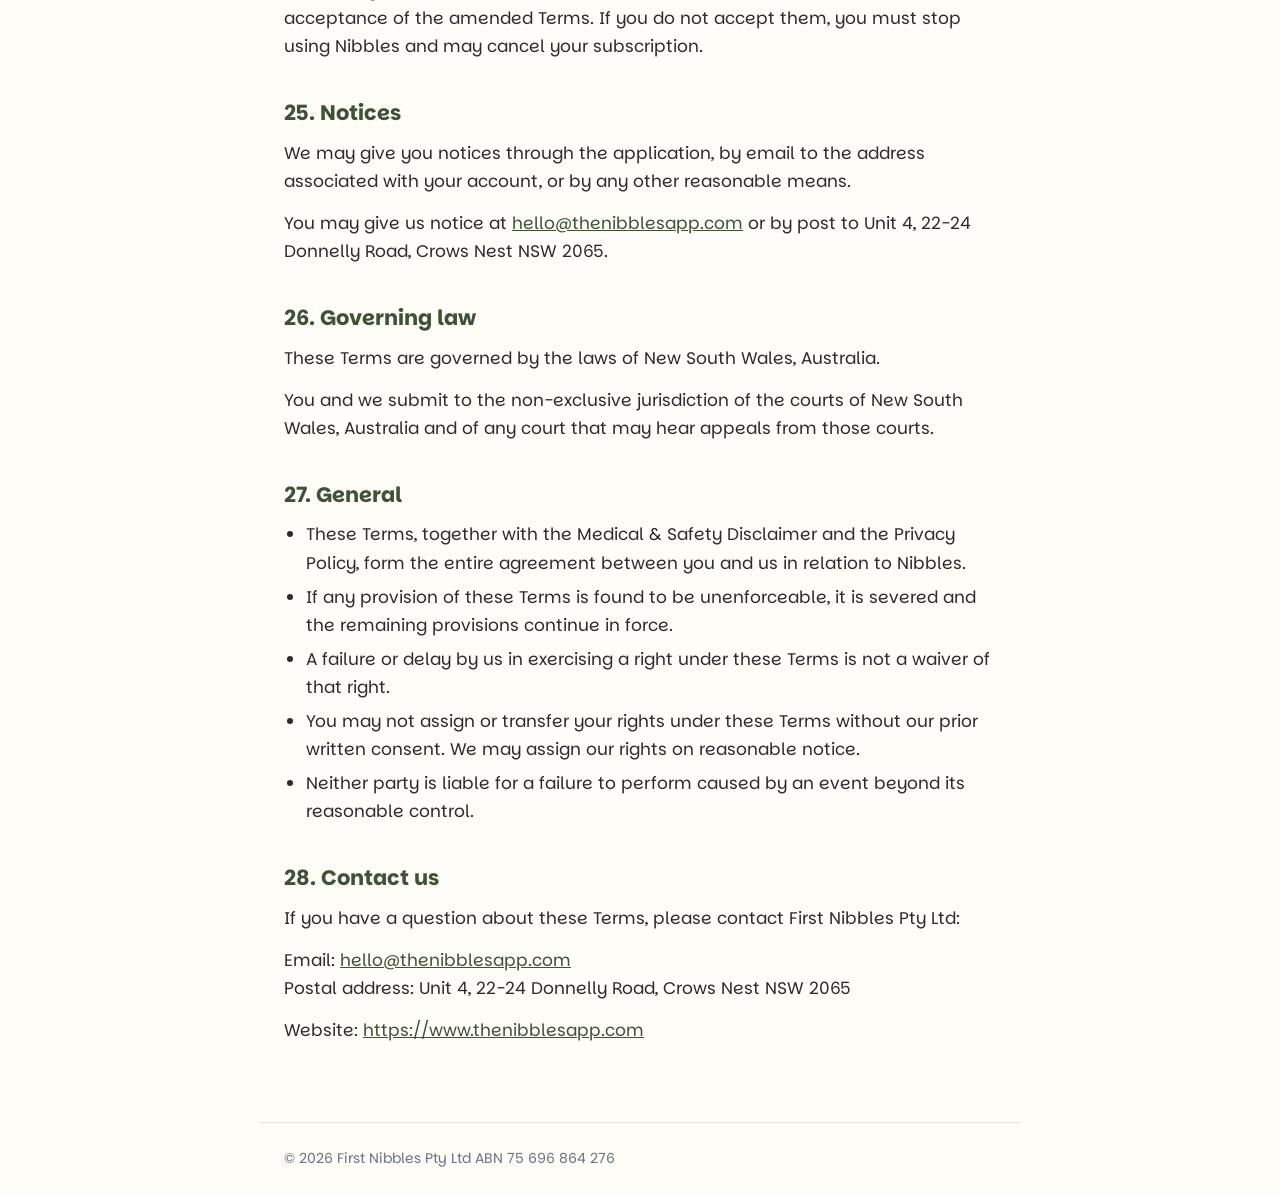
<file: terms/index.html>
<!doctype html>
<html lang="en">
<head>
<meta charset="utf-8">
<meta name="viewport" content="width=device-width, initial-scale=1">
<title>Terms of Use | Nibbles</title>
<link rel="preconnect" href="https://fonts.googleapis.com">
<link rel="preconnect" href="https://fonts.gstatic.com" crossorigin>
<link href="https://fonts.googleapis.com/css2?family=Parkinsans:wght@400;600;700&display=swap" rel="stylesheet">
<link rel="stylesheet" href="/style.css">
</head>
<body>
<header><a class="brand" href="https://www.thenibblesapp.com/">Nibbles</a><nav>
  <a href="/">Support</a>
  <a href="/privacy/">Privacy Policy</a>
  <a href="/terms/">Terms of Use</a>
  <a href="/disclaimer/">Medical &amp; Safety Disclaimer</a>
</nav></header>
<main>
<h1>Terms of Use</h1>
<p>Effective date: 30/09/2026</p>
<p>Last updated: 30/09/2026</p>
<h2>1. About these Terms</h2>
<p>These Terms of Use ("Terms") govern your access to and use of the Nibbles mobile application, the Nibbles website and any related content, features and services (together, "Nibbles").</p>
<p>Nibbles is operated by First Nibbles Pty Ltd ABN 75 696 864 276 trading as Nibbles ("First Nibbles", "we", "us" or "our").</p>
<p>These Terms should be read together with our Medical &amp; Safety Disclaimer and our Privacy Policy, each of which forms part of these Terms.</p>
<h2>2. Acceptance of these Terms</h2>
<p>By creating an account, ticking the acknowledgements presented during onboarding, or otherwise accessing or using Nibbles, you agree to be bound by these Terms.</p>
<p>If you do not agree to these Terms, you must not use Nibbles.</p>
<p>If you are accepting these Terms on behalf of another person or an organisation, you warrant that you are authorised to do so and that that person or organisation is bound by these Terms.</p>
<h2>3. Eligibility</h2>
<p>To use Nibbles you must:</p>
<ul>
<li>Be at least 18 years old, or otherwise have legal capacity to enter into a binding agreement.</li>
<li>Be the parent, legal guardian or another adult who is legally authorised to make feeding decisions for the child whose profile you create.</li>
<li>Provide accurate, current and complete information when you register.</li>
<li>Comply with these Terms and all applicable laws.</li>
</ul>
<p>Nibbles is not designed for children to create or independently manage their own accounts.</p>
<h2>4. Your account</h2>
<p>You are responsible for maintaining the confidentiality of your account credentials and for all activity that occurs under your account.</p>
<p>You must notify us promptly at <a href="mailto:hello@thenibblesapp.com">hello@thenibblesapp.com</a> if you become aware of any unauthorised access to or use of your account.</p>
<p>You must not share, sell, transfer or licence your account to any other person.</p>
<h2>5. Child profiles and information you provide</h2>
<p>You are solely responsible for the accuracy of the information you enter about a child, including their name, date of birth, allergen history, reactions and feeding records.</p>
<p>Nibbles generates guidance from the information you provide. Inaccurate or incomplete information will produce inaccurate or inappropriate guidance.</p>
<p>Nibbles is a record-keeping and educational aid. It is not a medical record, a monitoring service or a substitute for clinical records held by your health professional.</p>
<h2>6. What Nibbles is, and what it is not</h2>
<p>Nibbles provides general educational information and practical resources relating to infant and toddler feeding, nutrition, food preparation, food exposure and family mealtimes.</p>
<p>Nibbles does not:</p>
<ul>
<li>Provide medical advice, diagnosis, treatment or therapy.</li>
<li>Provide individualised dietetic, allergy, speech-pathology or occupational-therapy advice.</li>
<li>Create a health-professional and patient relationship of any kind.</li>
<li>Monitor your child or respond to emergencies.</li>
<li>Replace advice from an appropriately qualified health professional.</li>
</ul>
<p>You must seek advice from an appropriately qualified health professional before introducing solids, introducing an allergen, or acting on any guidance in Nibbles where you have any concern about your child.</p>
<h2>7. Medical and safety acknowledgement</h2>
<p>Our Medical &amp; Safety Disclaimer is incorporated into and forms part of these Terms. You should read it in full before using Nibbles.</p>
<p>You acknowledge that feeding an infant carries inherent risks, including gagging, choking and allergic reaction, and that you remain responsible for supervising your child, assessing the suitability of any food, and seeking professional or emergency assistance where required.</p>
<h2>8. Licence to use Nibbles</h2>
<p>Subject to these Terms, we grant you a limited, personal, non-exclusive, non-transferable, revocable licence to use Nibbles for your own personal, non-commercial family use.</p>
<p>All other rights are reserved. This licence does not transfer any ownership in Nibbles or its content to you.</p>
<h2>9. Acceptable use</h2>
<p>You must not:</p>
<ul>
<li>Use Nibbles for any unlawful, harmful, misleading or fraudulent purpose.</li>
<li>Copy, reproduce, republish, distribute, sell or commercially exploit any part of Nibbles or its content.</li>
<li>Reverse engineer, decompile, disassemble or attempt to derive the source code of Nibbles, except to the extent that this restriction is prohibited by law.</li>
<li>Circumvent, disable or interfere with any security, access-control, subscription or rate-limiting feature.</li>
<li>Access Nibbles by automated means, including scraping, crawling or bulk data extraction.</li>
<li>Upload or transmit any malicious code, or interfere with the operation or integrity of Nibbles.</li>
<li>Impersonate any person or misrepresent your relationship to a child.</li>
<li>Use Nibbles to provide health, dietetic or allergy advice to any other person as if it were professional advice.</li>
</ul>
<h2>10. Subscriptions, billing and renewal</h2>
<p>Some features of Nibbles are available only under a paid subscription.</p>
<p>Subscriptions are sold and processed through the Apple App Store or Google Play, and are governed by the applicable app store terms in addition to these Terms. We do not receive or store your payment card details.</p>
<p>Unless you cancel before the end of the then-current billing period, subscriptions renew automatically at the price and interval disclosed to you at the point of purchase.</p>
<p>You can view, manage and cancel your subscription at any time through the subscription settings of the app store account used to purchase it.</p>
<p>We may change subscription pricing. Price changes take effect from the next billing period after we give you notice, and you may cancel before that period begins if you do not accept the new price.</p>
<h2>11. Free trials and promotions</h2>
<p>Where a free trial or promotional offer is made available, it is subject to the eligibility conditions disclosed at the time of the offer.</p>
<p>Unless cancelled before the trial ends, a free trial converts to a paid subscription and the applicable fee is charged.</p>
<p>We may withdraw or vary a trial or promotional offer at any time before it is accepted.</p>
<h2>12. Cancellation and refunds</h2>
<p>Cancelling a subscription stops future renewals. It does not retroactively refund a billing period that has already begun, except where a refund is required by law.</p>
<p>Because subscriptions are processed by the app stores, refund requests must generally be made to Apple or Google under their refund policies.</p>
<p>Nothing in this clause limits any right to a remedy that you have under the Australian Consumer Law.</p>
<h2>13. App store terms</h2>
<p>Nibbles is distributed through the Apple App Store and Google Play. Your use of the application is also subject to the terms of the app store from which you obtained it.</p>
<p>Apple and Google are not parties to these Terms, are not responsible for Nibbles, and have no obligation to provide support or maintenance for Nibbles.</p>
<h2>14. Intellectual property</h2>
<p>Nibbles and all of its content, including recipes, guides, programs, text, illustrations, photography, icons, branding, software and underlying data structures, are owned by or licensed to First Nibbles Pty Ltd and are protected by intellectual property laws.</p>
<p>"Nibbles", the Nibbles logo and related marks are trade marks of First Nibbles Pty Ltd and must not be used without our prior written consent.</p>
<h2>15. Content you submit</h2>
<p>You retain ownership of the content you enter into Nibbles, including child profiles, logs, notes and feedback.</p>
<p>You grant us a non-exclusive, royalty-free, worldwide licence to host, store, reproduce and process that content solely to operate, support and improve Nibbles, and otherwise in accordance with our Privacy Policy.</p>
<p>Where you send us feedback, suggestions or ideas about Nibbles, we may use them without restriction and without any obligation to you.</p>
<h2>16. Third-party products, services and links</h2>
<p>Nibbles may refer to or link to third-party products, brands, websites, resources or services.</p>
<p>Unless expressly stated otherwise, these references are not a guarantee, endorsement or representation that a product or service is safe, suitable or appropriate for an individual child.</p>
<p>We do not control third-party content, ingredients, labelling, manufacturing processes or product changes, and you remain responsible for independently checking their suitability and safety.</p>
<h2>17. Availability, changes and updates</h2>
<p>We aim to keep Nibbles available but we do not warrant that it will be uninterrupted, timely, secure or error-free.</p>
<p>Nibbles requires an active internet connection for most features. We are not responsible for connectivity, device or app store issues outside our control.</p>
<p>We may add, change, suspend or remove features at any time, and may require you to install updates in order to continue using Nibbles.</p>
<h2>18. Suspension and termination</h2>
<p>You may stop using Nibbles at any time and may request deletion of your account in accordance with our Privacy Policy.</p>
<p>We may suspend or terminate your access to Nibbles, with or without notice, where we reasonably believe that:</p>
<ul>
<li>You have breached these Terms or the Medical &amp; Safety Disclaimer.</li>
<li>Your use presents a risk to another user, to a child, or to the security or integrity of Nibbles.</li>
<li>We are required to do so by law or by an app store.</li>
<li>We are discontinuing Nibbles or a part of it.</li>
</ul>
<p>Clauses which by their nature should survive termination, including intellectual property, disclaimers, limitation of liability, indemnity and governing law, survive termination of these Terms.</p>
<h2>19. Privacy</h2>
<p>We collect, hold, use and disclose personal information in accordance with our Privacy Policy and applicable Australian privacy law, including the Privacy Act 1988 (Cth) and the Australian Privacy Principles.</p>
<p>By using Nibbles you acknowledge that you have read our Privacy Policy.</p>
<h2>20. Disclaimers</h2>
<p>To the maximum extent permitted by law, and subject to clause 21, Nibbles and all content within it are provided on an "as is" and "as available" basis without warranties of any kind, whether express or implied.</p>
<p>We do not warrant that Nibbles or its content is complete, accurate, current, error-free or suitable for every child or circumstance, or that using Nibbles will produce any particular feeding, health or developmental outcome.</p>
<h2>21. Australian Consumer Law</h2>
<p>Nothing in these Terms excludes, restricts or modifies any consumer guarantee, right, remedy or other protection provided by the Australian Consumer Law or any other applicable law that cannot legally be excluded, restricted or modified.</p>
<p>Where our liability for a failure to comply with a consumer guarantee may lawfully be limited, our liability is limited, at our option, to resupplying the relevant services or paying the cost of having them resupplied.</p>
<h2>22. Limitation of liability</h2>
<p>To the maximum extent permitted by law, and subject to clause 21, First Nibbles Pty Ltd and its directors, officers, employees, contractors and contributors exclude liability for any loss, damage, injury, cost or expense arising from or relating to:</p>
<ul>
<li>The use of or reliance on information provided through Nibbles.</li>
<li>Your food selection, preparation, storage or serving decisions.</li>
<li>A failure to supervise a child appropriately.</li>
<li>A child's allergy, intolerance, gagging, choking or other adverse reaction.</li>
<li>Inaccurate or incomplete information entered by a user.</li>
<li>The use of third-party products, services, links or information.</li>
<li>The temporary unavailability, interruption or malfunction of Nibbles.</li>
<li>Loss of or unauthorised access to data other than as caused by our failure to take reasonable steps.</li>
</ul>
<p>To the maximum extent permitted by law, our aggregate liability arising out of or in connection with these Terms is limited to the amount you paid to us for Nibbles in the twelve months before the event giving rise to the liability.</p>
<h2>23. Indemnity</h2>
<p>To the maximum extent permitted by law, you indemnify First Nibbles Pty Ltd against any claim, loss, liability, cost or expense arising from your breach of these Terms, your misuse of Nibbles, or your breach of any law or of the rights of another person.</p>
<h2>24. Changes to these Terms</h2>
<p>We may amend these Terms from time to time. The current version will always be available within the application.</p>
<p>Where a change is material we will take reasonable steps to notify you, for example by in-app notice or email, before it takes effect.</p>
<p>Continuing to use Nibbles after an amendment takes effect constitutes acceptance of the amended Terms. If you do not accept them, you must stop using Nibbles and may cancel your subscription.</p>
<h2>25. Notices</h2>
<p>We may give you notices through the application, by email to the address associated with your account, or by any other reasonable means.</p>
<p>You may give us notice at <a href="mailto:hello@thenibblesapp.com">hello@thenibblesapp.com</a> or by post to Unit 4, 22-24 Donnelly Road, Crows Nest NSW 2065.</p>
<h2>26. Governing law</h2>
<p>These Terms are governed by the laws of New South Wales, Australia.</p>
<p>You and we submit to the non-exclusive jurisdiction of the courts of New South Wales, Australia and of any court that may hear appeals from those courts.</p>
<h2>27. General</h2>
<ul>
<li>These Terms, together with the Medical &amp; Safety Disclaimer and the Privacy Policy, form the entire agreement between you and us in relation to Nibbles.</li>
<li>If any provision of these Terms is found to be unenforceable, it is severed and the remaining provisions continue in force.</li>
<li>A failure or delay by us in exercising a right under these Terms is not a waiver of that right.</li>
<li>You may not assign or transfer your rights under these Terms without our prior written consent. We may assign our rights on reasonable notice.</li>
<li>Neither party is liable for a failure to perform caused by an event beyond its reasonable control.</li>
</ul>
<h2>28. Contact us</h2>
<p>If you have a question about these Terms, please contact First Nibbles Pty Ltd:</p>
<p>Email: <a href="mailto:hello@thenibblesapp.com">hello@thenibblesapp.com</a><br>Postal address: Unit 4, 22-24 Donnelly Road, Crows Nest NSW 2065</p>
<p>Website: <a href="https://www.thenibblesapp.com">https://www.thenibblesapp.com</a></p>

</main>
<footer>&copy; 2026 First Nibbles Pty Ltd ABN 75 696 864 276</footer>
</body>
</html>
</file>
<file: style.css>
:root{--bg:#FFFDF8;--fg:#2C2C2C;--muted:#6B7280;--brand:#3D5236;--line:#E7E2D6;--card:#F5F1E4}
@media(prefers-color-scheme:dark){:root{--bg:#1B1F19;--fg:#EDEBE4;--muted:#A3A89C;--brand:#B9D3A8;--line:#33392F;--card:#232920}}
*{box-sizing:border-box}
body{margin:0;background:var(--bg);color:var(--fg);font:17px/1.65 Parkinsans,system-ui,-apple-system,sans-serif}
header{display:flex;flex-wrap:wrap;gap:12px 28px;align-items:center;justify-content:space-between;padding:20px 24px;border-bottom:1px solid var(--line)}
.brand{font-weight:700;font-size:22px;color:var(--brand);text-decoration:none}
nav{display:flex;flex-wrap:wrap;gap:8px 20px;font-size:15px}
nav a{color:var(--muted);text-decoration:none}
nav a:hover{color:var(--brand)}
main{max-width:760px;margin:0 auto;padding:40px 24px 64px}
h1{font-size:34px;line-height:1.2;margin:0 0 24px;color:var(--brand)}
h2{font-size:21px;margin:36px 0 8px;color:var(--brand)}
p{margin:0 0 14px}
ul{margin:0 0 14px;padding-left:22px}
li{margin-bottom:6px}
a{color:var(--brand)}
.card{background:var(--card);border:1px solid var(--line);border-radius:16px;padding:20px 24px;margin:0 0 16px}
footer{max-width:760px;margin:0 auto;padding:24px;color:var(--muted);font-size:14px;border-top:1px solid var(--line)}
</file>
